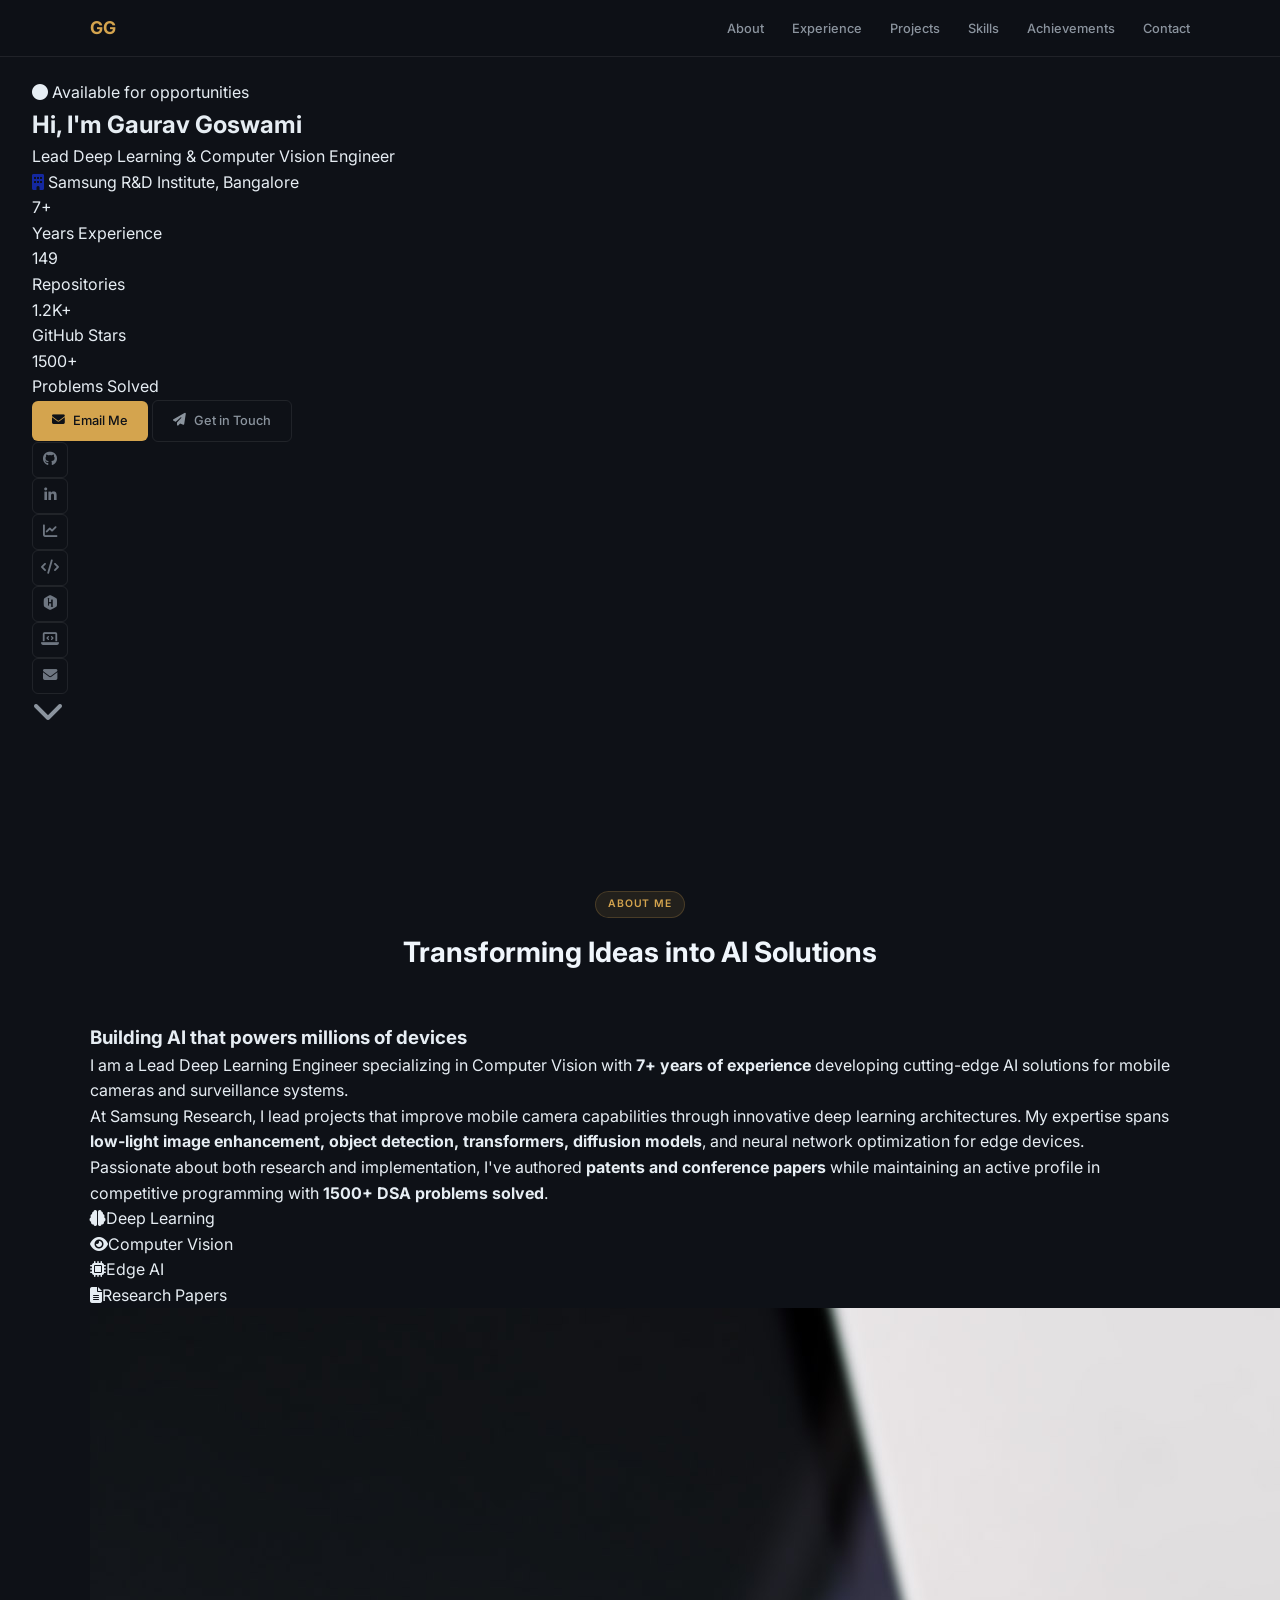
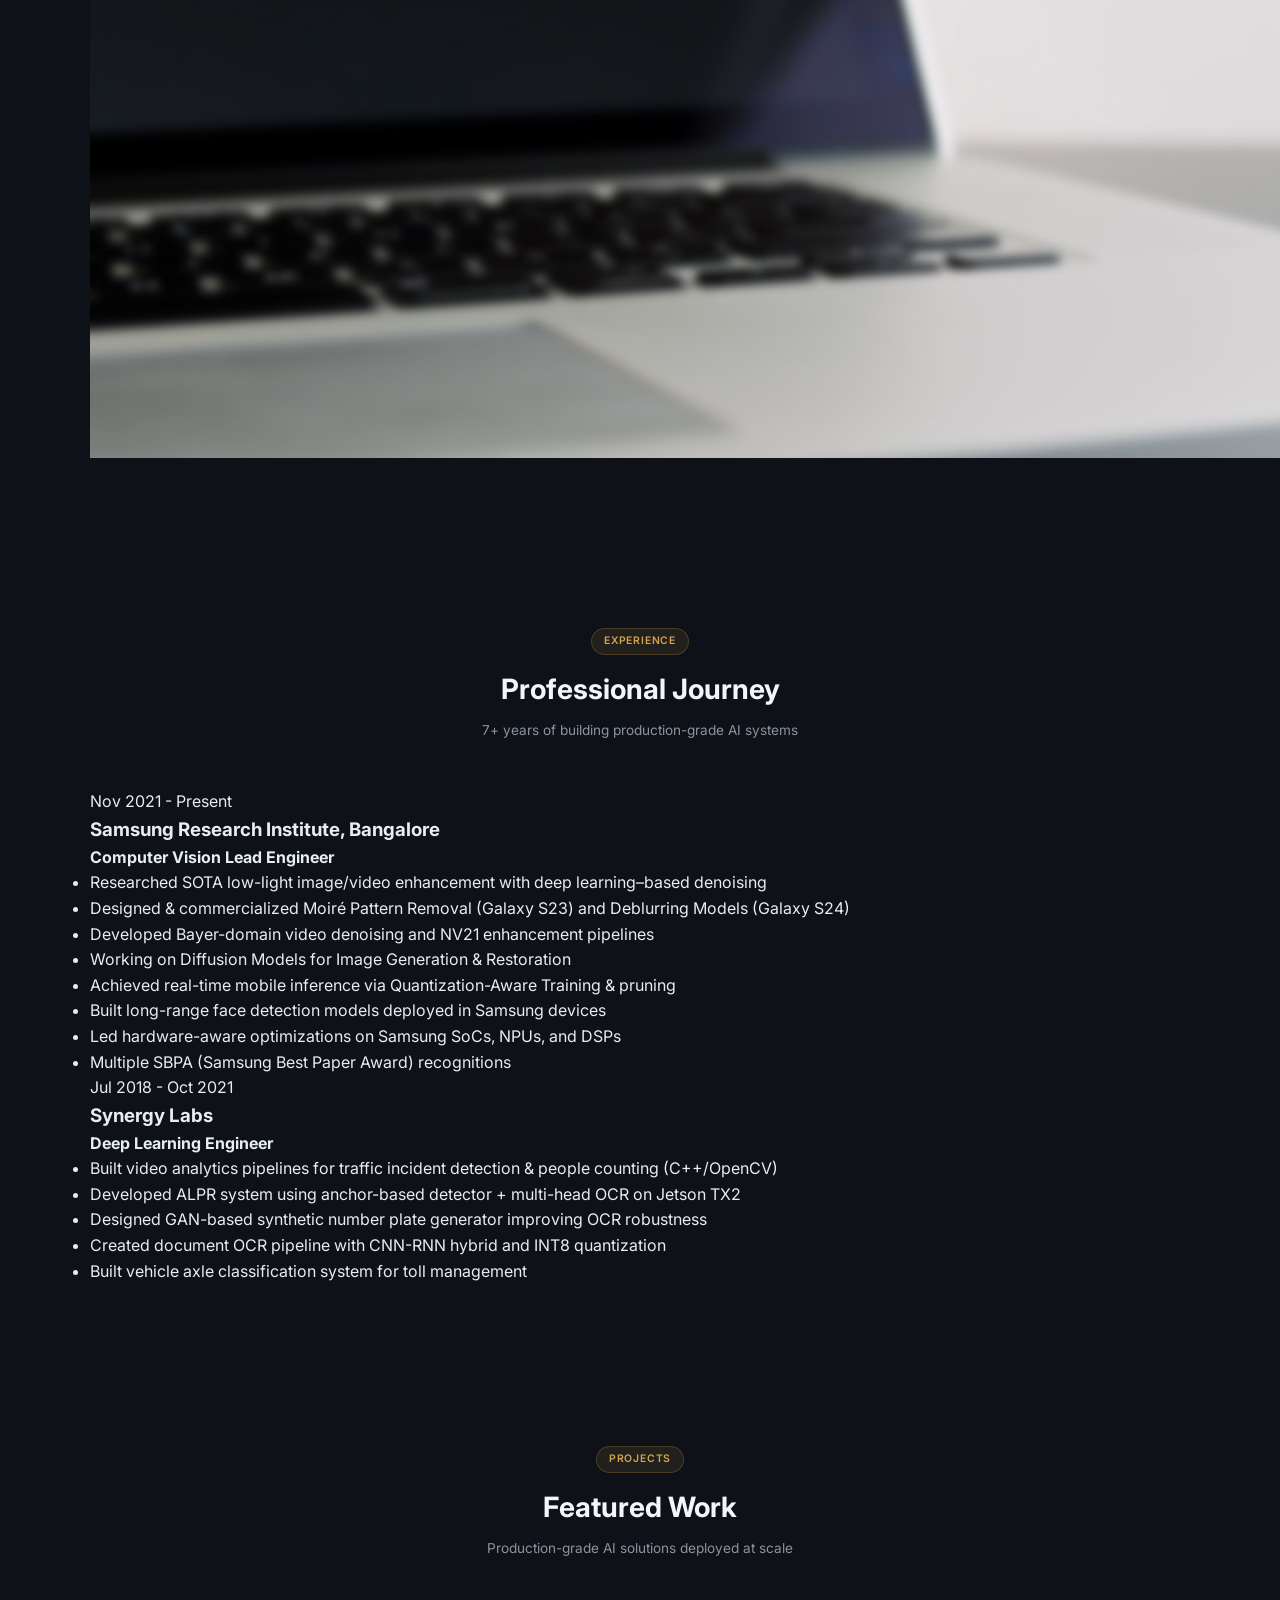
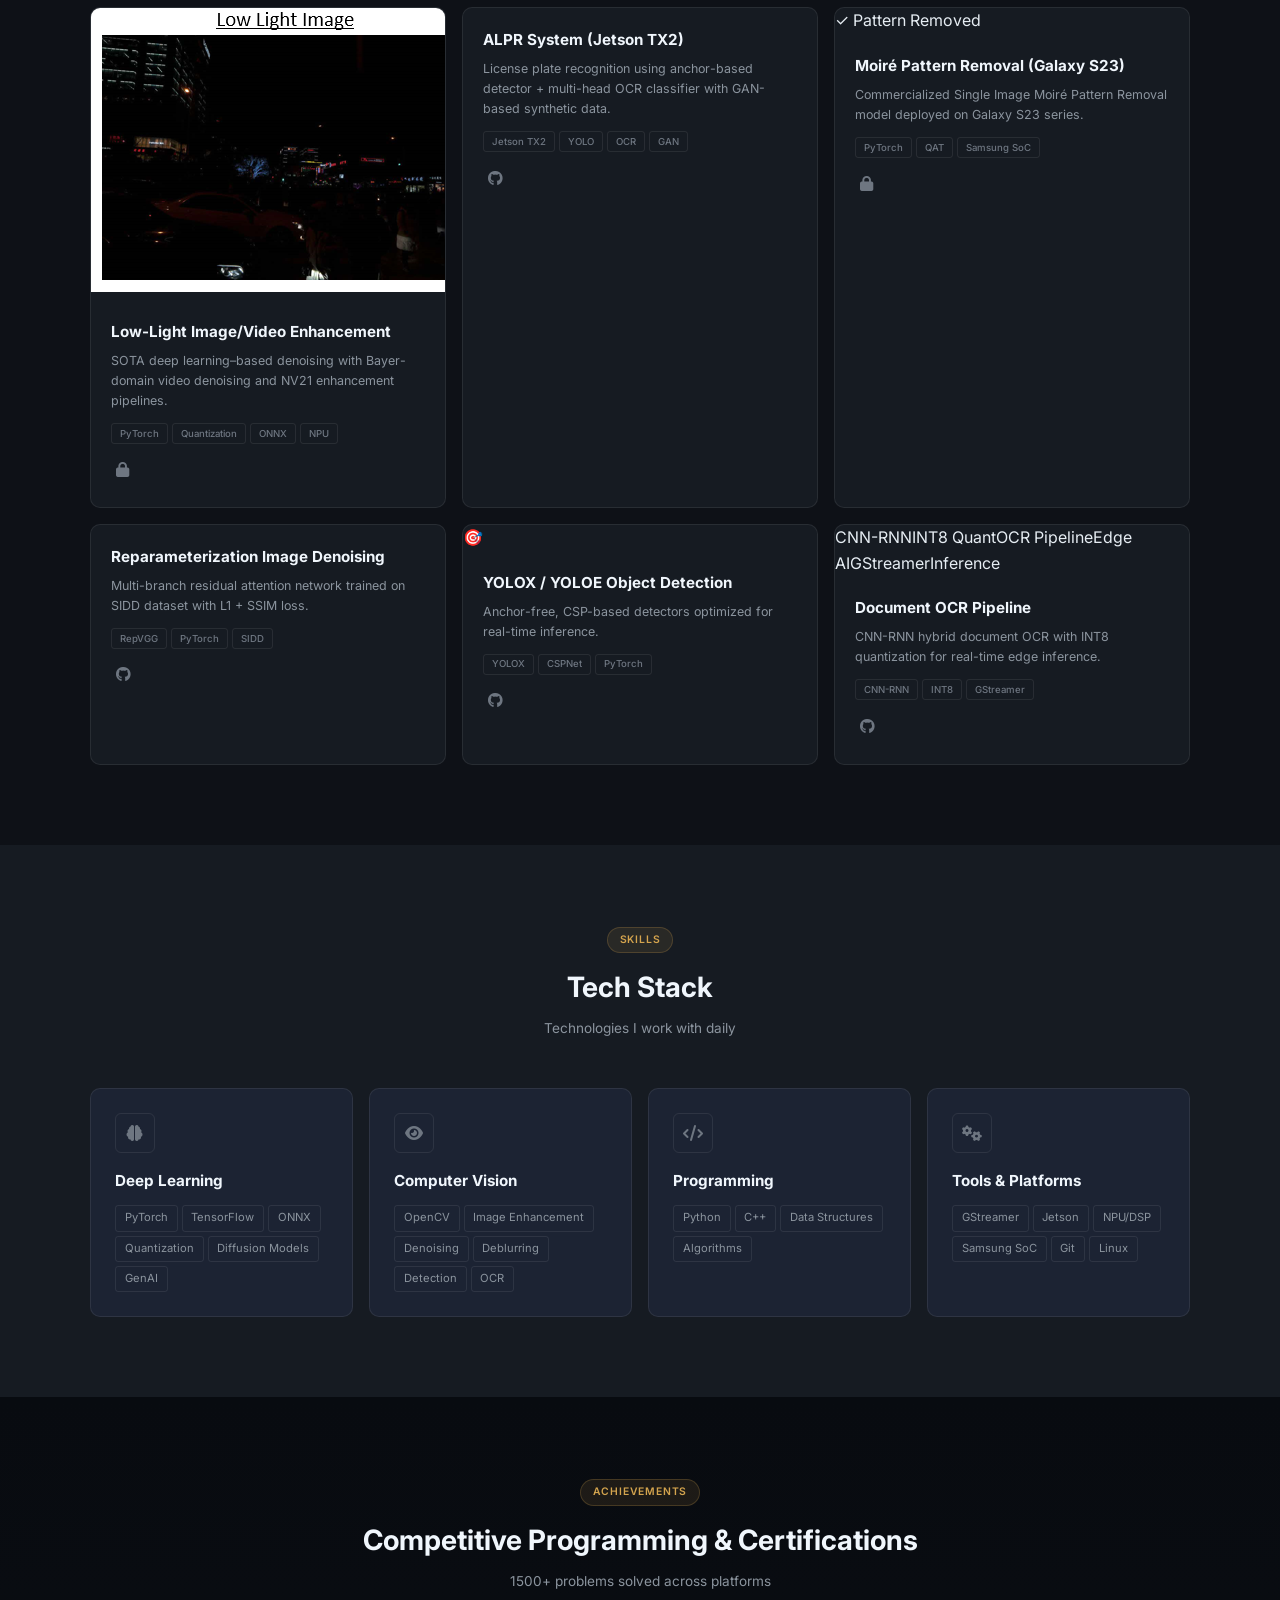
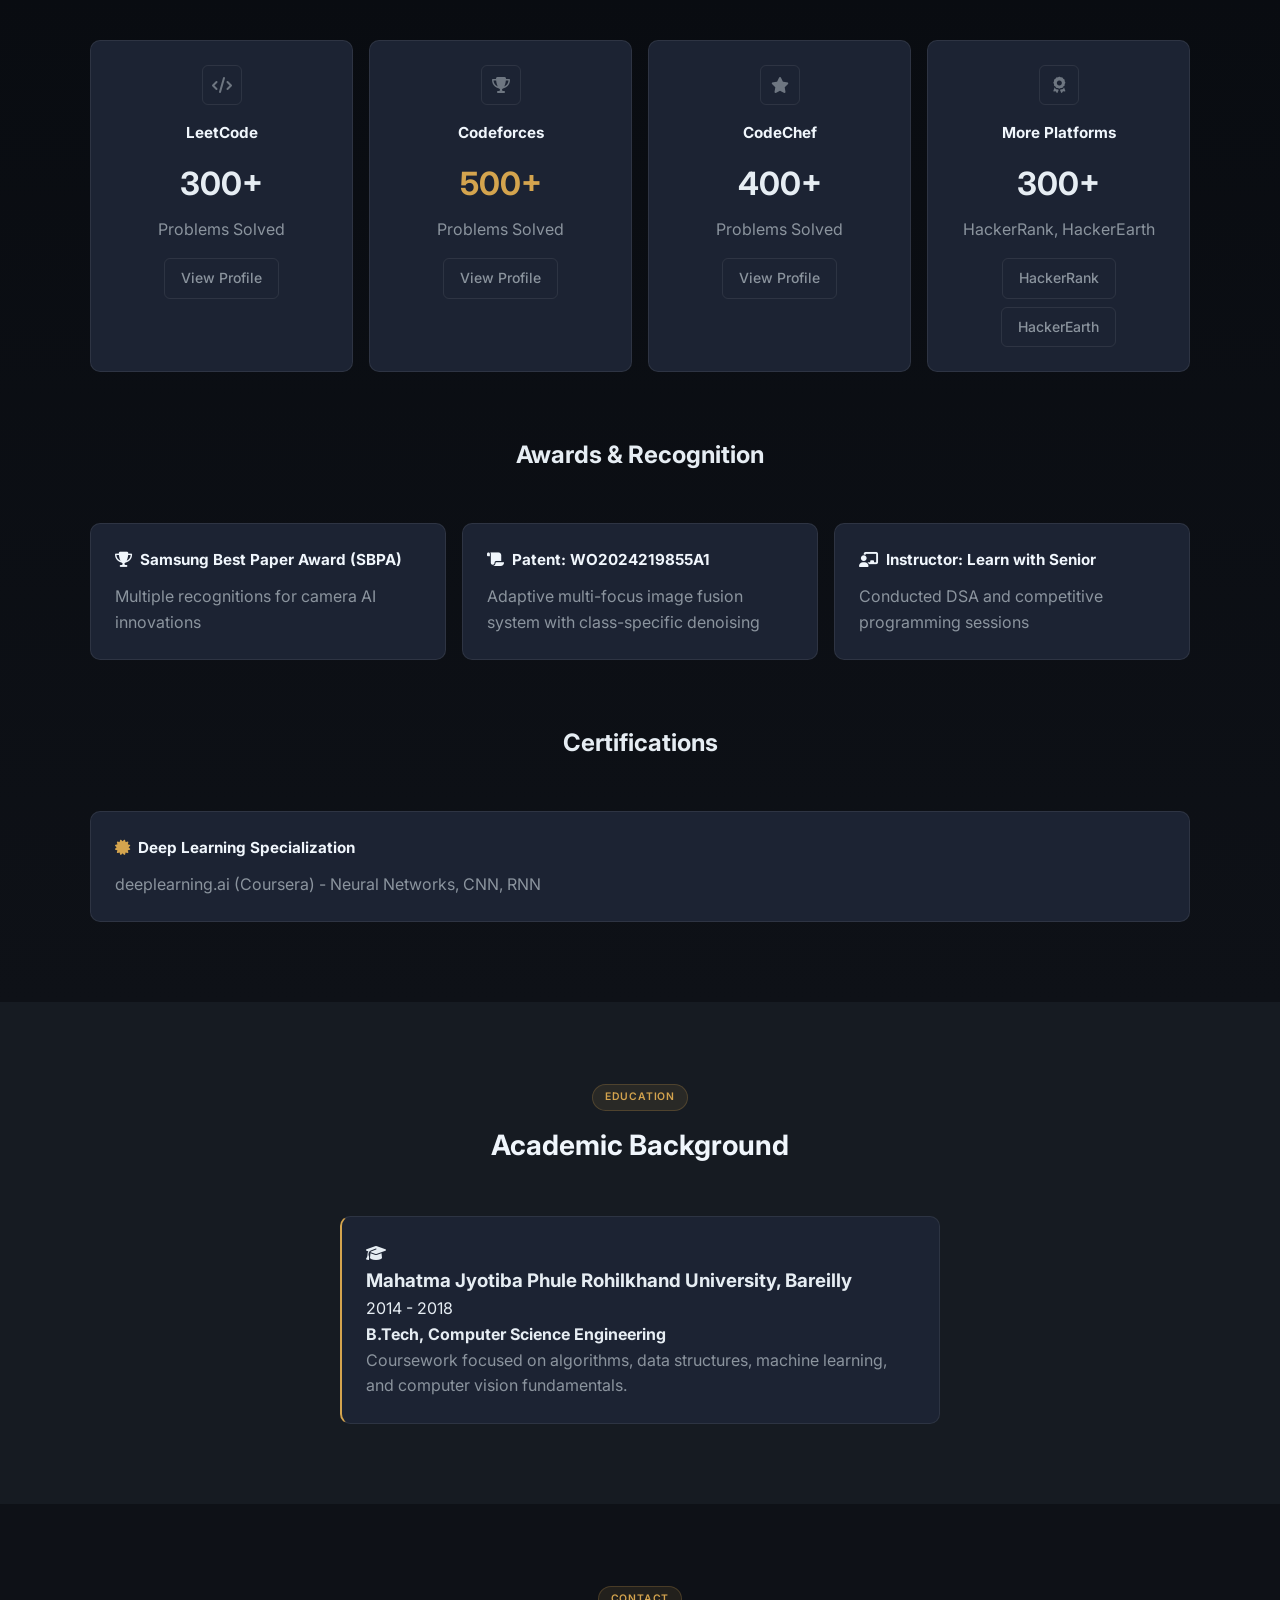
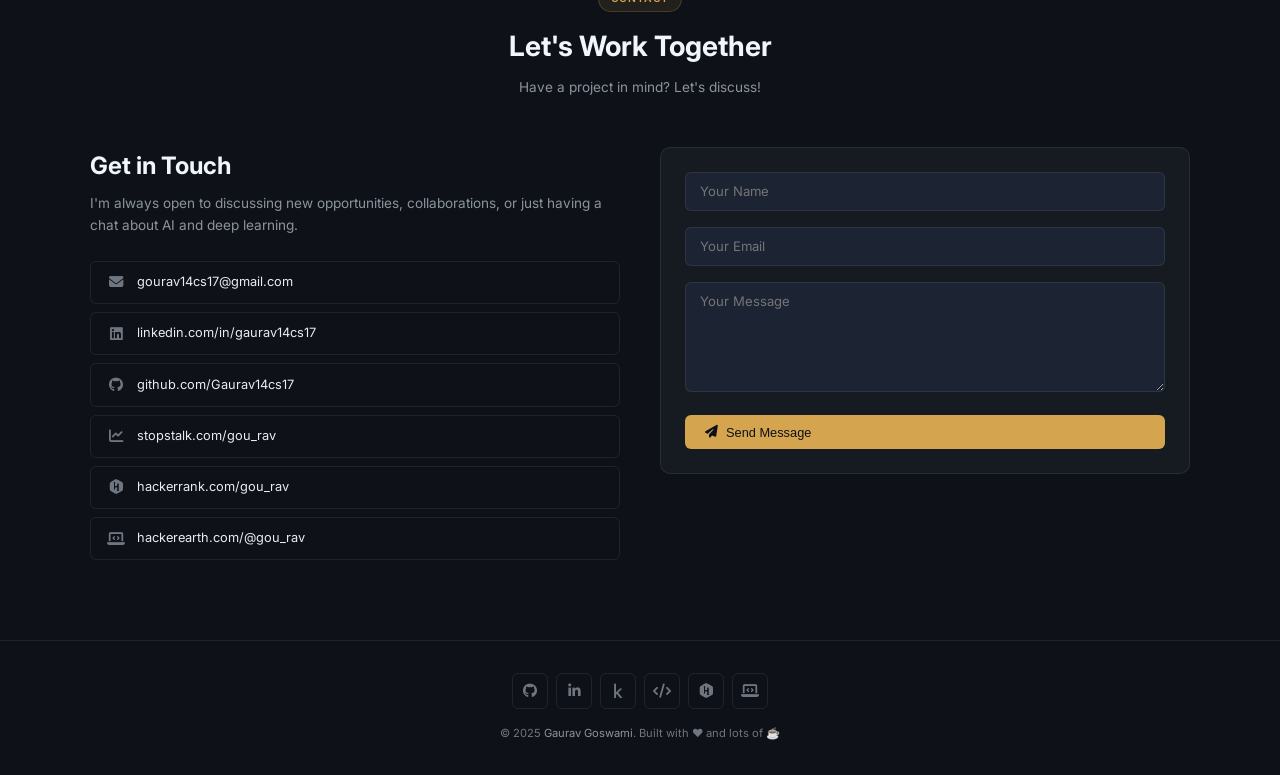
<file: portfolio_index.html>
<!DOCTYPE html>
<html lang="en">
<head>
    <meta charset="utf-8">
    <meta name="viewport" content="width=device-width, initial-scale=1">
    <title>Gaurav Goswami | Lead Deep Learning Engineer @ Samsung R&D</title>
    <meta name="description" content="Portfolio of Gaurav Goswami - Lead Deep Learning & Computer Vision Engineer with 7+ years of experience">
    <meta name="keywords" content="Deep Learning, Computer Vision, AI Engineer, Samsung, PyTorch, TensorFlow">
    <meta property="og:type" content="website">
    <meta property="og:url" content="https://gaurav14cs17.github.io/portfolio/">
    <meta property="og:title" content="Gaurav Goswami | Lead Deep Learning Engineer @ Samsung R&D">
    <meta property="og:description" content="Lead Deep Learning & Computer Vision Engineer with 7+ years of experience building AI solutions for mobile cameras and surveillance systems.">
    <meta property="og:image" content="https://gaurav14cs17.github.io/portfolio/images/lead-bg.jpg">
    <meta name="twitter:card" content="summary_large_image">
    <meta name="twitter:title" content="Gaurav Goswami | Lead Deep Learning Engineer">
    <meta name="twitter:description" content="Lead Deep Learning & Computer Vision Engineer with 7+ years of experience.">
    <link rel="shortcut icon" href="favicon.ico" type="image/x-icon">
    <link rel="preconnect" href="https://fonts.googleapis.com">
    <link rel="preconnect" href="https://fonts.gstatic.com" crossorigin>
    <link href="https://fonts.googleapis.com/css2?family=Inter:wght@300;400;500;600;700;800&family=JetBrains+Mono:wght@400;500&display=swap" rel="stylesheet">
    <link rel="stylesheet" href="https://cdnjs.cloudflare.com/ajax/libs/font-awesome/6.4.0/css/all.min.css">
    <link href="https://unpkg.com/aos@2.3.1/dist/aos.css" rel="stylesheet">
    <link rel="stylesheet" href="style.css">
</head>
<body>
    <!-- Navigation -->
    <nav id="navbar">
        <div class="nav-container">
            <a href="#" class="logo">GG</a>
            <ul class="nav-links" id="nav-menu">
                <li><a href="#about">About</a></li>
                <li><a href="#experience">Experience</a></li>
                <li><a href="#projects">Projects</a></li>
                <li><a href="#skills">Skills</a></li>
                <li><a href="#achievements">Achievements</a></li>
                <li><a href="#contact">Contact</a></li>
            </ul>
            <div class="mobile-toggle"><i class="fas fa-bars"></i></div>
        </div>
    </nav>

    <!-- Hero Section -->
    <section class="hero">
        <div class="hero-bg"></div>
        <div class="hero-particles">
            <div class="particle" style="left: 10%; animation-delay: 0s;"></div>
            <div class="particle" style="left: 20%; animation-delay: 2s;"></div>
            <div class="particle" style="left: 30%; animation-delay: 4s;"></div>
            <div class="particle" style="left: 40%; animation-delay: 6s;"></div>
            <div class="particle" style="left: 50%; animation-delay: 8s;"></div>
            <div class="particle" style="left: 60%; animation-delay: 1s;"></div>
            <div class="particle" style="left: 70%; animation-delay: 3s;"></div>
            <div class="particle" style="left: 80%; animation-delay: 5s;"></div>
            <div class="particle" style="left: 90%; animation-delay: 7s;"></div>
        </div>
        
        <div class="hero-content">
            <div class="hero-badge">
                <i class="fas fa-circle"></i>
                Available for opportunities
            </div>
            
            <h1 class="hero-title">Hi, I'm <span class="gradient">Gaurav Goswami</span></h1>
            <p class="hero-subtitle">Lead Deep Learning & Computer Vision Engineer</p>
            
            <div class="hero-company">
                <i class="fas fa-building" style="color: #1428A0;"></i>
                <span>Samsung R&D Institute, Bangalore</span>
            </div>
            
            <div class="hero-stats">
                <div class="stat"><div class="stat-value">7+</div><div class="stat-label">Years Experience</div></div>
                <div class="stat"><div class="stat-value">149</div><div class="stat-label">Repositories</div></div>
                <div class="stat"><div class="stat-value">1.2K+</div><div class="stat-label">GitHub Stars</div></div>
                <div class="stat"><div class="stat-value">1500+</div><div class="stat-label">Problems Solved</div></div>
            </div>
            
            <div class="hero-buttons">
                <a href="mailto:gourav14cs17@gmail.com" class="btn btn-primary"><i class="fas fa-envelope"></i> Email Me</a>
                <a href="#contact" class="btn btn-outline"><i class="fas fa-paper-plane"></i> Get in Touch</a>
            </div>
            
            <!-- UPDATED: Added HackerRank and HackerEarth -->
            <div class="hero-social">
                <a href="https://github.com/Gaurav14cs17" target="_blank" class="social-link" title="GitHub"><i class="fab fa-github"></i></a>
                <a href="https://linkedin.com/in/gaurav14cs17" target="_blank" class="social-link" title="LinkedIn"><i class="fab fa-linkedin-in"></i></a>
                <a href="https://stopstalk.com/user/profile/gou_rav" target="_blank" class="social-link" title="StopStalk"><i class="fas fa-chart-line"></i></a>
                <a href="https://leetcode.com/u/gou_rav/" target="_blank" class="social-link" title="LeetCode"><i class="fas fa-code"></i></a>
                <a href="https://www.hackerrank.com/profile/gou_rav" target="_blank" class="social-link" title="HackerRank"><i class="fab fa-hackerrank"></i></a>
                <a href="https://www.hackerearth.com/@gou_rav/" target="_blank" class="social-link" title="HackerEarth"><i class="fas fa-laptop-code"></i></a>
                <a href="mailto:gourav14cs17@gmail.com" class="social-link" title="Email"><i class="fas fa-envelope"></i></a>
            </div>
        </div>
        
        <div class="scroll-indicator">
            <a href="#about" style="color: var(--gray);"><i class="fas fa-chevron-down fa-2x"></i></a>
        </div>
    </section>

    <!-- About Section -->
    <section id="about">
        <div class="section-container">
            <div class="section-header" data-aos="fade-up">
                <span class="section-tag">About Me</span>
                <h2 class="section-title">Transforming Ideas into AI Solutions</h2>
            </div>
            
            <div class="about-grid">
                <div class="about-content" data-aos="fade-up">
                    <h3>Building AI that powers millions of devices</h3>
                    <p>I am a Lead Deep Learning Engineer specializing in Computer Vision with <strong>7+ years of experience</strong> developing cutting-edge AI solutions for mobile cameras and surveillance systems.</p>
                    <p>At Samsung Research, I lead projects that improve mobile camera capabilities through innovative deep learning architectures. My expertise spans <strong>low-light image enhancement, object detection, transformers, diffusion models</strong>, and neural network optimization for edge devices.</p>
                    <p>Passionate about both research and implementation, I've authored <strong>patents and conference papers</strong> while maintaining an active profile in competitive programming with <strong>1500+ DSA problems solved</strong>.</p>
                    
                    <div class="about-highlights">
                        <div class="highlight"><i class="fas fa-brain"></i><span>Deep Learning</span></div>
                        <div class="highlight"><i class="fas fa-eye"></i><span>Computer Vision</span></div>
                        <div class="highlight"><i class="fas fa-microchip"></i><span>Edge AI</span></div>
                        <div class="highlight"><i class="fas fa-file-alt"></i><span>Research Papers</span></div>
                    </div>
                </div>
                
                <div class="about-image" data-aos="fade-up" data-aos-delay="200">
                    <div class="about-image-wrapper">
                        <img src="images/lead-bg.jpg" alt="Gaurav Goswami">
                    </div>
                </div>
            </div>
        </div>
    </section>

    <!-- Experience Section -->
    <section id="experience">
        <div class="section-container">
            <div class="section-header" data-aos="fade-up">
                <span class="section-tag">Experience</span>
                <h2 class="section-title">Professional Journey</h2>
                <p class="section-desc">7+ years of building production-grade AI systems</p>
            </div>
            
            <div class="timeline">
                <div class="timeline-item" data-aos="fade-up">
                    <div class="timeline-dot"></div>
                    <div class="timeline-content">
                        <span class="timeline-date">Nov 2021 - Present</span>
                        <h3>Samsung Research Institute, Bangalore</h3>
                        <h4>Computer Vision Lead Engineer</h4>
                        <ul>
                            <li>Researched SOTA low-light image/video enhancement with deep learning–based denoising</li>
                            <li>Designed & commercialized Moiré Pattern Removal (Galaxy S23) and Deblurring Models (Galaxy S24)</li>
                            <li>Developed Bayer-domain video denoising and NV21 enhancement pipelines</li>
                            <li>Working on Diffusion Models for Image Generation & Restoration</li>
                            <li>Achieved real-time mobile inference via Quantization-Aware Training & pruning</li>
                            <li>Built long-range face detection models deployed in Samsung devices</li>
                            <li>Led hardware-aware optimizations on Samsung SoCs, NPUs, and DSPs</li>
                            <li>Multiple SBPA (Samsung Best Paper Award) recognitions</li>
                        </ul>
                    </div>
                </div>
                
                <div class="timeline-item" data-aos="fade-up">
                    <div class="timeline-dot"></div>
                    <div class="timeline-content">
                        <span class="timeline-date">Jul 2018 - Oct 2021</span>
                        <h3>Synergy Labs</h3>
                        <h4>Deep Learning Engineer</h4>
                        <ul>
                            <li>Built video analytics pipelines for traffic incident detection & people counting (C++/OpenCV)</li>
                            <li>Developed ALPR system using anchor-based detector + multi-head OCR on Jetson TX2</li>
                            <li>Designed GAN-based synthetic number plate generator improving OCR robustness</li>
                            <li>Created document OCR pipeline with CNN-RNN hybrid and INT8 quantization</li>
                            <li>Built vehicle axle classification system for toll management</li>
                        </ul>
                    </div>
                </div>
            </div>
        </div>
    </section>

    <!-- Projects Section -->
    <section id="projects">
        <div class="section-container">
            <div class="section-header" data-aos="fade-up">
                <span class="section-tag">Projects</span>
                <h2 class="section-title">Featured Work</h2>
                <p class="section-desc">Production-grade AI solutions deployed at scale</p>
            </div>
            
            <div class="projects-grid">
                <div class="project-card" data-aos="fade-up">
                    <div class="project-image"><img src="images/low-light-enhancement.jpg" alt="Low Light Enhancement"><div class="project-overlay"></div></div>
                    <div class="project-info">
                        <h3>Low-Light Image/Video Enhancement</h3>
                        <p>SOTA deep learning–based denoising with Bayer-domain video denoising and NV21 enhancement pipelines.</p>
                        <div class="project-tech"><span>PyTorch</span><span>Quantization</span><span>ONNX</span><span>NPU</span></div>
                        <div class="project-links"><a href="#" title="Samsung Proprietary"><i class="fas fa-lock"></i></a></div>
                    </div>
                </div>
                
                <div class="project-card" data-aos="fade-up" data-aos-delay="100">
                    <div class="project-image anim-anpr"><div class="scan-line"></div><div class="project-overlay"></div></div>
                    <div class="project-info">
                        <h3>ALPR System (Jetson TX2)</h3>
                        <p>License plate recognition using anchor-based detector + multi-head OCR classifier with GAN-based synthetic data.</p>
                        <div class="project-tech"><span>Jetson TX2</span><span>YOLO</span><span>OCR</span><span>GAN</span></div>
                        <div class="project-links"><a href="#"><i class="fab fa-github"></i></a></div>
                    </div>
                </div>
                
                <div class="project-card" data-aos="fade-up" data-aos-delay="200">
                    <div class="project-image anim-moire"><div class="pattern"></div><div class="pattern"></div><div class="clean-zone"></div><span class="label">✓ Pattern Removed</span><div class="project-overlay"></div></div>
                    <div class="project-info">
                        <h3>Moiré Pattern Removal (Galaxy S23)</h3>
                        <p>Commercialized Single Image Moiré Pattern Removal model deployed on Galaxy S23 series.</p>
                        <div class="project-tech"><span>PyTorch</span><span>QAT</span><span>Samsung SoC</span></div>
                        <div class="project-links"><a href="#" title="Samsung Proprietary"><i class="fas fa-lock"></i></a></div>
                    </div>
                </div>
                
                <div class="project-card" data-aos="fade-up" data-aos-delay="300">
                    <div class="project-image anim-attention"><div class="node"></div><div class="node"></div><div class="node"></div><div class="node"></div><div class="node"></div><div class="node"></div><div class="node"></div><div class="node"></div><div class="connection"></div><div class="connection"></div><div class="connection"></div><div class="connection"></div><div class="project-overlay"></div></div>
                    <div class="project-info">
                        <h3>Reparameterization Image Denoising</h3>
                        <p>Multi-branch residual attention network trained on SIDD dataset with L1 + SSIM loss.</p>
                        <div class="project-tech"><span>RepVGG</span><span>PyTorch</span><span>SIDD</span></div>
                        <div class="project-links"><a href="https://github.com/Gaurav14cs17" target="_blank"><i class="fab fa-github"></i></a></div>
                    </div>
                </div>
                
                <div class="project-card" data-aos="fade-up" data-aos-delay="400">
                    <div class="project-image anim-yolo"><span class="drone">🎯</span><div class="grid"><div class="cell"></div><div class="cell"></div><div class="cell detected"></div><div class="cell"></div><div class="cell"></div><div class="cell detected"></div><div class="cell"></div><div class="cell"></div><div class="cell"></div><div class="cell detected"></div><div class="cell"></div><div class="cell"></div></div><div class="project-overlay"></div></div>
                    <div class="project-info">
                        <h3>YOLOX / YOLOE Object Detection</h3>
                        <p>Anchor-free, CSP-based detectors optimized for real-time inference.</p>
                        <div class="project-tech"><span>YOLOX</span><span>CSPNet</span><span>PyTorch</span></div>
                        <div class="project-links"><a href="https://github.com/Gaurav14cs17" target="_blank"><i class="fab fa-github"></i></a></div>
                    </div>
                </div>
                
                <div class="project-card" data-aos="fade-up" data-aos-delay="500">
                    <div class="project-image anim-dsa"><span class="code-line">CNN-RNN</span><span class="code-line">INT8 Quant</span><span class="code-line">OCR Pipeline</span><span class="code-line">Edge AI</span><span class="code-line">GStreamer</span><span class="code-line">Inference</span><div class="algo-visual"><div class="bar"></div><div class="bar"></div><div class="bar"></div><div class="bar"></div><div class="bar"></div><div class="bar"></div><div class="bar"></div></div><div class="project-overlay"></div></div>
                    <div class="project-info">
                        <h3>Document OCR Pipeline</h3>
                        <p>CNN-RNN hybrid document OCR with INT8 quantization for real-time edge inference.</p>
                        <div class="project-tech"><span>CNN-RNN</span><span>INT8</span><span>GStreamer</span></div>
                        <div class="project-links"><a href="https://github.com/Gaurav14cs17" target="_blank"><i class="fab fa-github"></i></a></div>
                    </div>
                </div>
            </div>
        </div>
    </section>

    <!-- Skills Section -->
    <section id="skills">
        <div class="section-container">
            <div class="section-header" data-aos="fade-up">
                <span class="section-tag">Skills</span>
                <h2 class="section-title">Tech Stack</h2>
                <p class="section-desc">Technologies I work with daily</p>
            </div>
            
            <div class="skills-grid">
                <div class="skill-category" data-aos="fade-up">
                    <div class="skill-icon"><i class="fas fa-brain"></i></div>
                    <h3>Deep Learning</h3>
                    <div class="skill-list">
                        <span class="skill-tag">PyTorch</span><span class="skill-tag">TensorFlow</span><span class="skill-tag">ONNX</span><span class="skill-tag">Quantization</span><span class="skill-tag">Diffusion Models</span><span class="skill-tag">GenAI</span>
                    </div>
                </div>
                
                <div class="skill-category" data-aos="fade-up" data-aos-delay="100">
                    <div class="skill-icon"><i class="fas fa-eye"></i></div>
                    <h3>Computer Vision</h3>
                    <div class="skill-list">
                        <span class="skill-tag">OpenCV</span><span class="skill-tag">Image Enhancement</span><span class="skill-tag">Denoising</span><span class="skill-tag">Deblurring</span><span class="skill-tag">Detection</span><span class="skill-tag">OCR</span>
                    </div>
                </div>
                
                <div class="skill-category" data-aos="fade-up" data-aos-delay="200">
                    <div class="skill-icon"><i class="fas fa-code"></i></div>
                    <h3>Programming</h3>
                    <div class="skill-list">
                        <span class="skill-tag">Python</span><span class="skill-tag">C++</span><span class="skill-tag">Data Structures</span><span class="skill-tag">Algorithms</span>
                    </div>
                </div>
                
                <div class="skill-category" data-aos="fade-up" data-aos-delay="300">
                    <div class="skill-icon"><i class="fas fa-cogs"></i></div>
                    <h3>Tools & Platforms</h3>
                    <div class="skill-list">
                        <span class="skill-tag">GStreamer</span><span class="skill-tag">Jetson</span><span class="skill-tag">NPU/DSP</span><span class="skill-tag">Samsung SoC</span><span class="skill-tag">Git</span><span class="skill-tag">Linux</span>
                    </div>
                </div>
            </div>
        </div>
    </section>

    <!-- Achievements Section -->
    <section id="achievements" style="background: linear-gradient(180deg, var(--darker) 0%, var(--dark) 100%);">
        <div class="section-container">
            <div class="section-header" data-aos="fade-up">
                <span class="section-tag">Achievements</span>
                <h2 class="section-title">Competitive Programming & Certifications</h2>
                <p class="section-desc">1500+ problems solved across platforms</p>
            </div>
            
            <div class="skills-grid" style="margin-bottom: 3rem;">
                <div class="skill-category" data-aos="fade-up" style="text-align: center;">
                    <div class="skill-icon" style="margin: 0 auto 1rem;"><i class="fas fa-code"></i></div>
                    <h3>LeetCode</h3>
                    <p style="font-size: 2rem; font-weight: 700; color: var(--warning); margin: 0.5rem 0;">300+</p>
                    <p style="color: var(--gray);">Problems Solved</p>
                    <a href="https://leetcode.com/u/gou_rav/" target="_blank" class="btn btn-outline" style="margin-top: 1rem; padding: 0.5rem 1rem; font-size: 0.875rem;">View Profile</a>
                </div>
                
                <div class="skill-category" data-aos="fade-up" data-aos-delay="100" style="text-align: center;">
                    <div class="skill-icon" style="margin: 0 auto 1rem;"><i class="fas fa-trophy"></i></div>
                    <h3>Codeforces</h3>
                    <p style="font-size: 2rem; font-weight: 700; color: var(--accent); margin: 0.5rem 0;">500+</p>
                    <p style="color: var(--gray);">Problems Solved</p>
                    <a href="https://codeforces.com/profile/scottaran9" target="_blank" class="btn btn-outline" style="margin-top: 1rem; padding: 0.5rem 1rem; font-size: 0.875rem;">View Profile</a>
                </div>
                
                <div class="skill-category" data-aos="fade-up" data-aos-delay="200" style="text-align: center;">
                    <div class="skill-icon" style="margin: 0 auto 1rem;"><i class="fas fa-star"></i></div>
                    <h3>CodeChef</h3>
                    <p style="font-size: 2rem; font-weight: 700; color: var(--secondary); margin: 0.5rem 0;">400+</p>
                    <p style="color: var(--gray);">Problems Solved</p>
                    <a href="https://www.codechef.com/users/gou_rav" target="_blank" class="btn btn-outline" style="margin-top: 1rem; padding: 0.5rem 1rem; font-size: 0.875rem;">View Profile</a>
                </div>
                
                <!-- UPDATED: Added both HackerRank and HackerEarth links -->
                <div class="skill-category" data-aos="fade-up" data-aos-delay="300" style="text-align: center;">
                    <div class="skill-icon" style="margin: 0 auto 1rem;"><i class="fas fa-award"></i></div>
                    <h3>More Platforms</h3>
                    <p style="font-size: 2rem; font-weight: 700; color: var(--success); margin: 0.5rem 0;">300+</p>
                    <p style="color: var(--gray);">HackerRank, HackerEarth</p>
                    <div style="display: flex; gap: 0.5rem; justify-content: center; flex-wrap: wrap; margin-top: 1rem;">
                        <a href="https://www.hackerrank.com/profile/gou_rav" target="_blank" class="btn btn-outline" style="padding: 0.5rem 1rem; font-size: 0.875rem;">HackerRank</a>
                        <a href="https://www.hackerearth.com/@gou_rav/" target="_blank" class="btn btn-outline" style="padding: 0.5rem 1rem; font-size: 0.875rem;">HackerEarth</a>
                    </div>
                </div>
            </div>
            
            <div class="section-header" data-aos="fade-up" style="margin-top: 4rem;">
                <h3 style="font-size: 1.5rem; margin-bottom: 2rem;">Awards & Recognition</h3>
            </div>
            
            <div class="skills-grid">
                <div class="skill-category" data-aos="fade-up">
                    <h3><i class="fas fa-trophy" style="color: var(--warning); margin-right: 0.5rem;"></i>Samsung Best Paper Award (SBPA)</h3>
                    <p style="color: var(--gray); margin-top: 0.5rem;">Multiple recognitions for camera AI innovations</p>
                </div>
                <div class="skill-category" data-aos="fade-up" data-aos-delay="100">
                    <h3><i class="fas fa-scroll" style="color: var(--secondary); margin-right: 0.5rem;"></i>Patent: WO2024219855A1</h3>
                    <p style="color: var(--gray); margin-top: 0.5rem;">Adaptive multi-focus image fusion system with class-specific denoising</p>
                </div>
                <div class="skill-category" data-aos="fade-up" data-aos-delay="200">
                    <h3><i class="fas fa-chalkboard-teacher" style="color: var(--neon-green); margin-right: 0.5rem;"></i>Instructor: Learn with Senior</h3>
                    <p style="color: var(--gray); margin-top: 0.5rem;">Conducted DSA and competitive programming sessions</p>
                </div>
            </div>
            
            <div class="section-header" data-aos="fade-up" style="margin-top: 4rem;">
                <h3 style="font-size: 1.5rem; margin-bottom: 2rem;">Certifications</h3>
            </div>
            
            <div class="skills-grid">
                <div class="skill-category" data-aos="fade-up">
                    <h3><i class="fas fa-certificate" style="color: var(--primary); margin-right: 0.5rem;"></i>Deep Learning Specialization</h3>
                    <p style="color: var(--gray); margin-top: 0.5rem;">deeplearning.ai (Coursera) - Neural Networks, CNN, RNN</p>
                </div>
            </div>
        </div>
    </section>

    <!-- Education Section -->
    <section id="education">
        <div class="section-container">
            <div class="section-header" data-aos="fade-up">
                <span class="section-tag">Education</span>
                <h2 class="section-title">Academic Background</h2>
            </div>
            
            <div class="education-card" data-aos="fade-up">
                <div class="education-icon"><i class="fas fa-graduation-cap"></i></div>
                <h3>Mahatma Jyotiba Phule Rohilkhand University, Bareilly</h3>
                <p class="date">2014 - 2018</p>
                <h4>B.Tech, Computer Science Engineering</h4>
                <p style="color: var(--gray);">Coursework focused on algorithms, data structures, machine learning, and computer vision fundamentals.</p>
            </div>
        </div>
    </section>

    <!-- Contact Section -->
    <section id="contact">
        <div class="section-container">
            <div class="section-header" data-aos="fade-up">
                <span class="section-tag">Contact</span>
                <h2 class="section-title">Let's Work Together</h2>
                <p class="section-desc">Have a project in mind? Let's discuss!</p>
            </div>
            
            <div class="contact-wrapper">
                <div class="contact-info" data-aos="fade-up">
                    <h3>Get in Touch</h3>
                    <p>I'm always open to discussing new opportunities, collaborations, or just having a chat about AI and deep learning.</p>
                    
                    <div class="contact-links">
                        <a href="mailto:gourav14cs17@gmail.com" class="contact-link"><i class="fas fa-envelope"></i><span>gourav14cs17@gmail.com</span></a>
                        <a href="https://linkedin.com/in/gaurav14cs17" class="contact-link" target="_blank"><i class="fab fa-linkedin"></i><span>linkedin.com/in/gaurav14cs17</span></a>
                        <a href="https://github.com/Gaurav14cs17" class="contact-link" target="_blank"><i class="fab fa-github"></i><span>github.com/Gaurav14cs17</span></a>
                        <a href="https://stopstalk.com/user/profile/gou_rav" class="contact-link" target="_blank"><i class="fas fa-chart-line"></i><span>stopstalk.com/gou_rav</span></a>
                        <a href="https://www.hackerrank.com/profile/gou_rav" class="contact-link" target="_blank"><i class="fab fa-hackerrank"></i><span>hackerrank.com/gou_rav</span></a>
                        <a href="https://www.hackerearth.com/@gou_rav/" class="contact-link" target="_blank"><i class="fas fa-laptop-code"></i><span>hackerearth.com/@gou_rav</span></a>
                    </div>
                </div>
                
                <div class="contact-form" data-aos="fade-up" data-aos-delay="100">
                    <form action="https://formspree.io/f/gourav14cs17@gmail.com" method="POST">
                        <div class="form-group"><input type="text" name="name" placeholder="Your Name" required></div>
                        <div class="form-group"><input type="email" name="email" placeholder="Your Email" required></div>
                        <div class="form-group"><textarea name="message" placeholder="Your Message" required></textarea></div>
                        <button type="submit" class="btn btn-primary" style="width: 100%;"><i class="fas fa-paper-plane"></i> Send Message</button>
                    </form>
                </div>
            </div>
        </div>
    </section>

    <!-- Footer - UPDATED: Added HackerRank and HackerEarth -->
    <footer>
        <div class="footer-social">
            <a href="https://github.com/Gaurav14cs17" target="_blank" class="social-link"><i class="fab fa-github"></i></a>
            <a href="https://linkedin.com/in/gaurav14cs17" target="_blank" class="social-link"><i class="fab fa-linkedin-in"></i></a>
            <a href="https://www.kaggle.com/gouravkumar717" target="_blank" class="social-link"><i class="fab fa-kaggle"></i></a>
            <a href="https://leetcode.com/u/gou_rav/" target="_blank" class="social-link"><i class="fas fa-code"></i></a>
            <a href="https://www.hackerrank.com/profile/gou_rav" target="_blank" class="social-link"><i class="fab fa-hackerrank"></i></a>
            <a href="https://www.hackerearth.com/@gou_rav/" target="_blank" class="social-link"><i class="fas fa-laptop-code"></i></a>
        </div>
        <p class="footer-text">© 2025 <a href="#">Gaurav Goswami</a>. Built with ❤️ and lots of ☕</p>
    </footer>

    <script src="https://unpkg.com/aos@2.3.1/dist/aos.js"></script>
    <script>
        AOS.init({ duration: 800, once: true, offset: 100 });
        window.addEventListener('scroll', () => {
            const navbar = document.getElementById('navbar');
            navbar.classList.toggle('scrolled', window.scrollY > 50);
        });
        document.querySelectorAll('a[href^="#"]').forEach(anchor => {
            anchor.addEventListener('click', function(e) {
                e.preventDefault();
                const target = document.querySelector(this.getAttribute('href'));
                if (target) target.scrollIntoView({ behavior: 'smooth', block: 'start' });
                document.getElementById('nav-menu').classList.remove('active');
            });
        });
        document.querySelector('.mobile-toggle').addEventListener('click', () => {
            document.getElementById('nav-menu').classList.toggle('active');
        });
        const heroSubtitle = document.querySelector('.hero-subtitle');
        const roles = ['Lead Deep Learning & Computer Vision Engineer', 'Transformers & Attention Mechanisms Expert', 'Diffusion Models Researcher', 'Edge AI & TinyML Specialist'];
        let roleIndex = 0;
        setInterval(() => {
            roleIndex = (roleIndex + 1) % roles.length;
            heroSubtitle.style.opacity = 0;
            setTimeout(() => { heroSubtitle.textContent = roles[roleIndex]; heroSubtitle.style.opacity = 1; }, 300);
        }, 3000);
    </script>
</body>
</html>
</file>
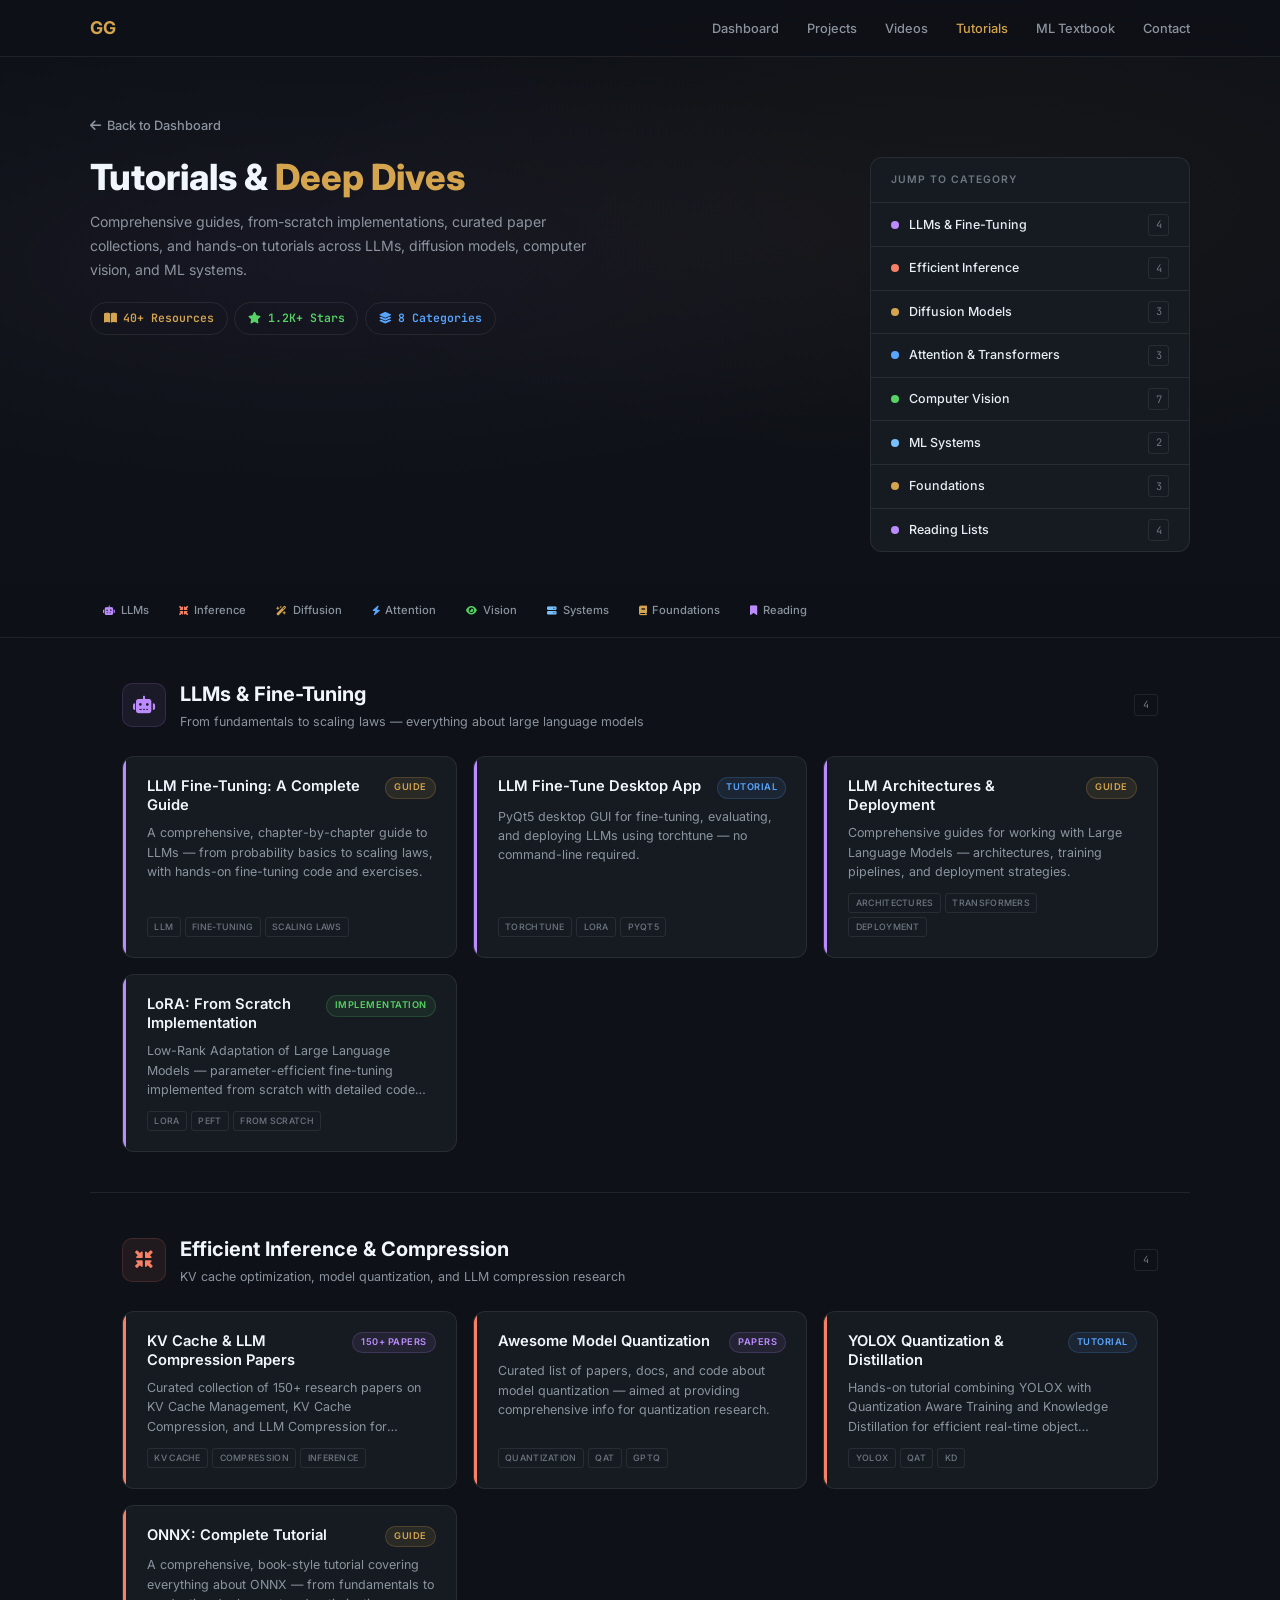
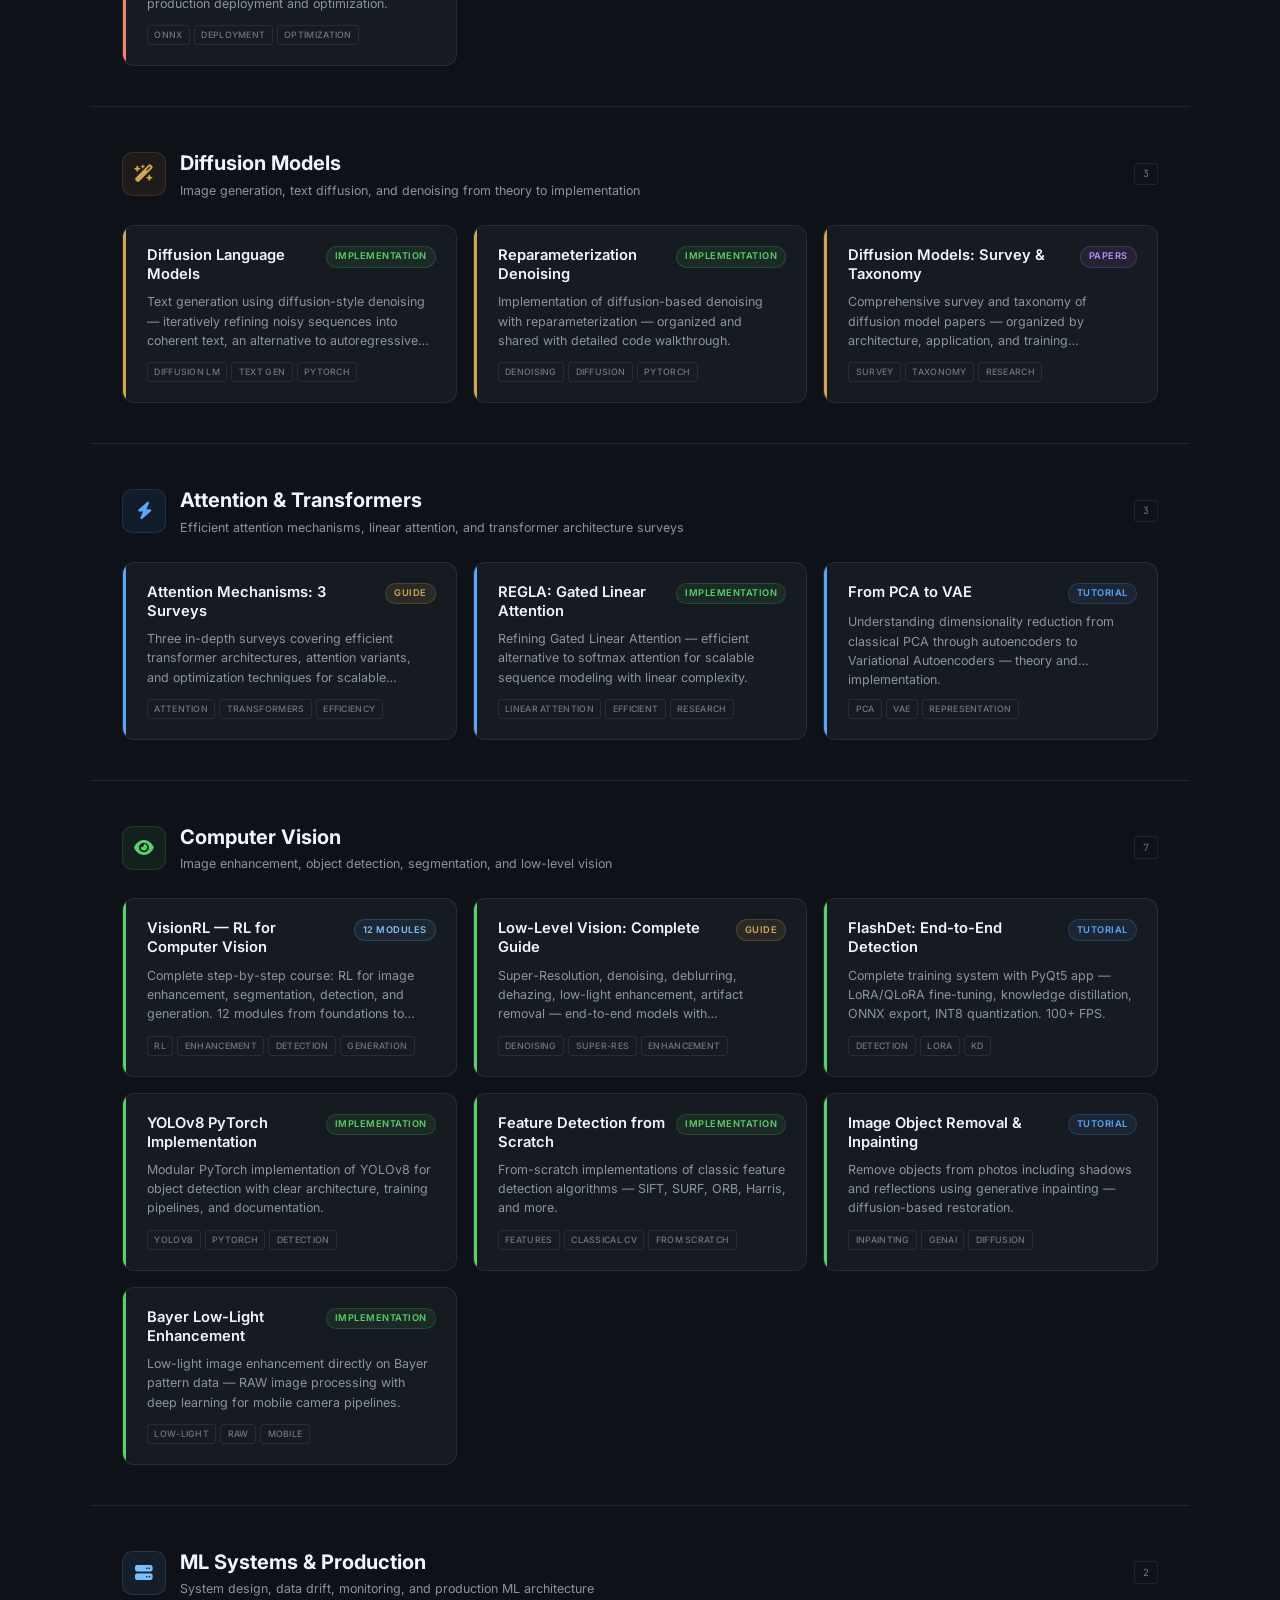
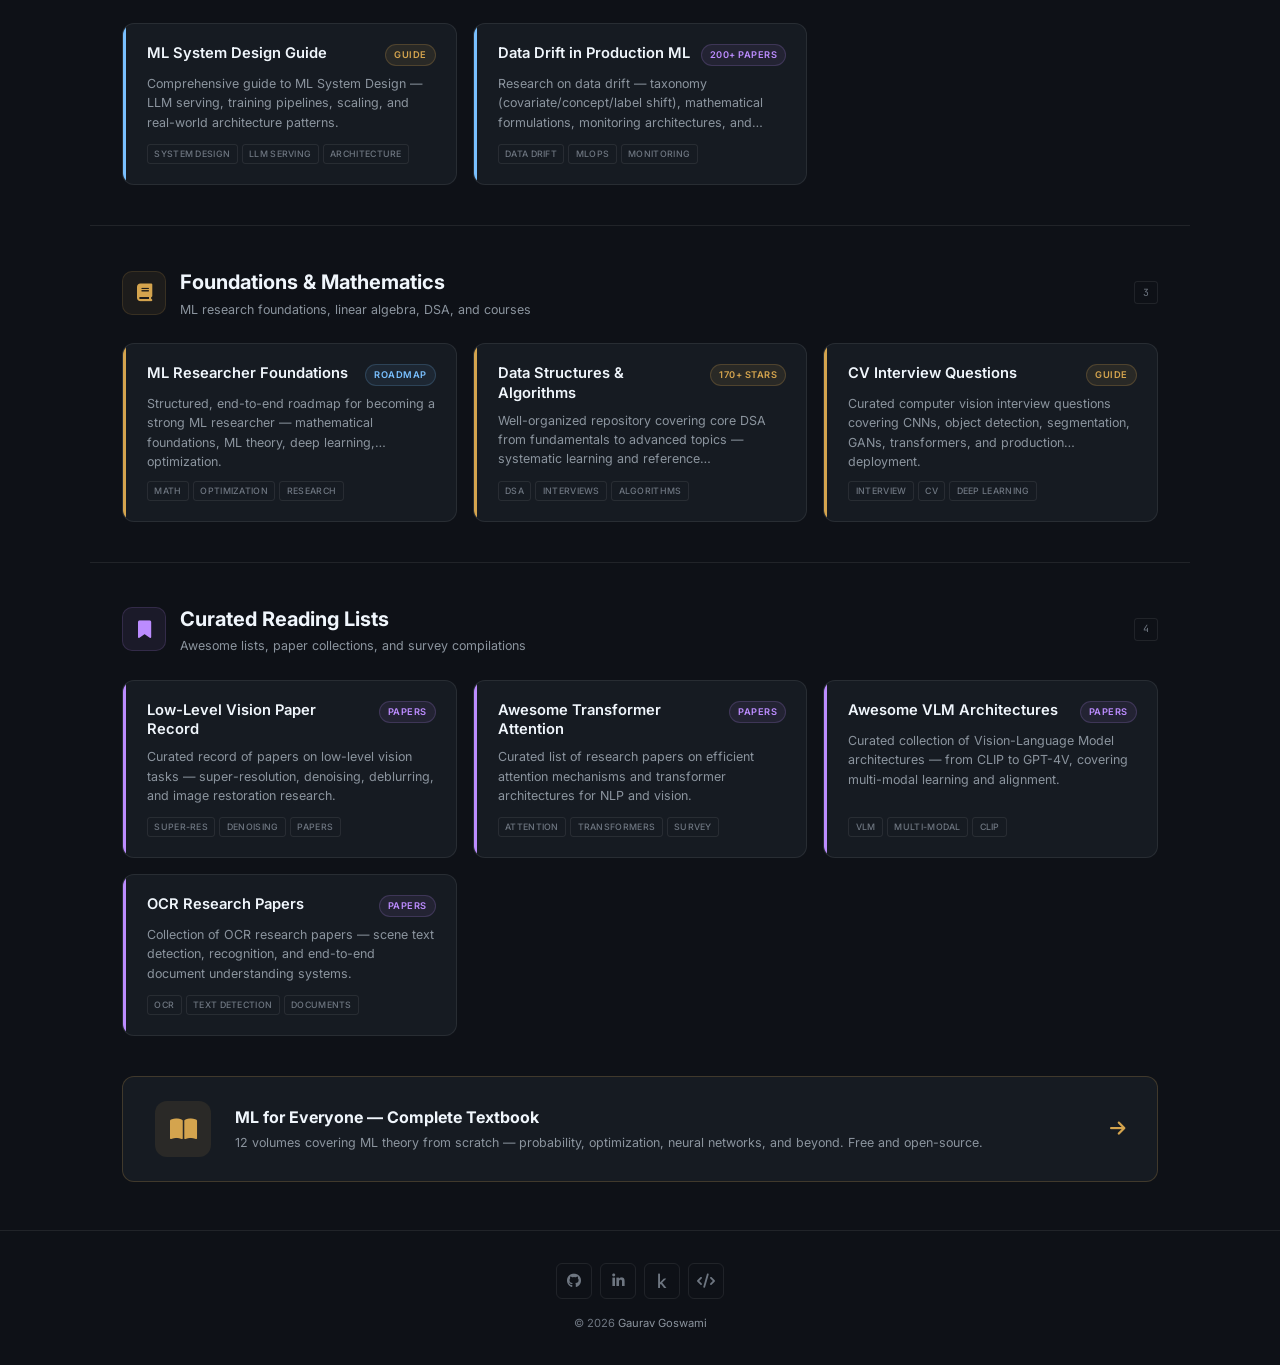
<file: tutorials.html>
<!DOCTYPE html>
<html lang="en">
<head>
    <meta charset="utf-8">
    <meta name="viewport" content="width=device-width, initial-scale=1, viewport-fit=cover">
    <meta name="theme-color" content="#0e1117">
    <title>Tutorials & Guides | Gaurav Goswami</title>
    <meta name="description" content="In-depth tutorials, guides, and curated resources on LLMs, Diffusion Models, Computer Vision, and ML Systems by Gaurav Goswami">
    <link rel="preconnect" href="https://fonts.googleapis.com">
    <link rel="preconnect" href="https://fonts.gstatic.com" crossorigin>
    <link href="https://fonts.googleapis.com/css2?family=Inter:wght@300;400;500;600;700;800&family=JetBrains+Mono:wght@400;500&display=swap" rel="stylesheet">
    <link rel="stylesheet" href="https://cdnjs.cloudflare.com/ajax/libs/font-awesome/6.4.0/css/all.min.css">
    <link rel="stylesheet" href="style.css?v=9">
    <link rel="icon" type="image/x-icon" href="favicon.ico">
    <style>
        /* HERO */
        .t-hero {
            padding: 7rem 2rem 2rem;
            position: relative; overflow: hidden;
        }
        .t-hero::before {
            content: ''; position: absolute; inset: 0;
            background:
                radial-gradient(ellipse at 25% 45%, rgba(188,140,255,0.05) 0%, transparent 50%),
                radial-gradient(ellipse at 75% 35%, rgba(212,164,78,0.04) 0%, transparent 50%);
            pointer-events: none;
        }
        .t-hero-inner { max-width: 1100px; margin: 0 auto; position: relative; z-index: 1; }
        .t-back {
            display: inline-flex; align-items: center; gap: 0.4rem;
            color: var(--gray); text-decoration: none;
            font-size: 0.8rem; font-weight: 500;
            transition: color 0.2s; margin-bottom: 1.25rem;
        }
        .t-back:hover { color: var(--accent); }
        .t-hero-grid {
            display: grid; grid-template-columns: 1fr 320px;
            gap: 2rem; align-items: start;
        }
        .t-hero-text h1 {
            font-size: 2.25rem; font-weight: 800;
            color: var(--white); line-height: 1.15; margin-bottom: 0.75rem;
        }
        .t-hero-text h1 span { color: var(--accent); }
        .t-hero-text p {
            color: var(--gray); font-size: 0.88rem;
            line-height: 1.7; margin-bottom: 1.25rem; max-width: 500px;
        }
        .t-hero-badges { display: flex; gap: 0.4rem; flex-wrap: wrap; }
        .t-hero-badge {
            display: inline-flex; align-items: center; gap: 0.4rem;
            padding: 0.4rem 0.8rem;
            border: 1px solid var(--border); border-radius: var(--radius-full);
            font-size: 0.72rem; font-weight: 600; color: var(--text-secondary);
            font-family: 'JetBrains Mono', monospace;
        }

        /* HERO SIDEBAR */
        .t-hero-side {
            background: var(--surface); border: 1px solid var(--border);
            border-radius: var(--radius-lg); overflow: hidden;
        }
        .t-side-head {
            padding: 0.875rem 1.25rem;
            border-bottom: 1px solid var(--border);
            font-size: 0.65rem; font-weight: 600; color: var(--text-muted);
            text-transform: uppercase; letter-spacing: 1px;
        }
        .t-side-item {
            display: flex; align-items: center; gap: 0.65rem;
            padding: 0.65rem 1.25rem;
            border-bottom: 1px solid var(--border);
            text-decoration: none; color: inherit;
            transition: all 0.15s; cursor: pointer;
        }
        .t-side-item:last-child { border-bottom: none; }
        .t-side-item:hover { background: var(--accent-dim); }
        .t-side-dot {
            width: 8px; height: 8px; border-radius: 50%; flex-shrink: 0;
        }
        .t-side-name { flex: 1; font-size: 0.78rem; color: var(--text); font-weight: 500; }
        .t-side-count {
            font-size: 0.65rem; color: var(--text-muted);
            font-family: 'JetBrains Mono', monospace;
            padding: 0.1rem 0.4rem;
            border: 1px solid var(--border); border-radius: 3px;
        }

        /* CATEGORY NAV */
        .t-cat-nav {
            position: sticky; top: 50px; z-index: 50;
            background: rgba(14,17,23,0.92); backdrop-filter: blur(12px);
            border-bottom: 1px solid var(--border);
            padding: 0.6rem 2rem;
            overflow-x: auto; -webkit-overflow-scrolling: touch;
            scrollbar-width: none;
        }
        .t-cat-nav::-webkit-scrollbar { display: none; }
        .t-cat-nav-inner {
            max-width: 1100px; margin: 0 auto;
            display: flex; gap: 0.25rem;
            min-width: max-content;
        }
        .t-cat-link {
            display: inline-flex; align-items: center; gap: 0.35rem;
            padding: 0.4rem 0.75rem;
            border-radius: var(--radius-full);
            text-decoration: none;
            font-size: 0.7rem; font-weight: 500;
            color: var(--text-secondary);
            transition: all 0.2s;
            white-space: nowrap; min-height: 34px;
            border: 1px solid transparent;
        }
        .t-cat-link:hover { color: var(--accent); background: var(--accent-dim); }
        .t-cat-link.active { color: var(--accent); background: var(--accent-dim); border-color: var(--accent-border); }
        .t-cat-link i { font-size: 0.6rem; }

        /* SECTIONS */
        .t-section {
            max-width: 1100px; margin: 0 auto;
            padding: 2.5rem 2rem;
            scroll-margin-top: 100px;
        }
        .t-section + .t-section { border-top: 1px solid var(--border); }
        .t-sec-head {
            display: flex; align-items: center; gap: 0.875rem;
            margin-bottom: 1.5rem;
        }
        .t-sec-icon {
            width: 44px; height: 44px;
            display: flex; align-items: center; justify-content: center;
            border-radius: 10px; font-size: 1.1rem; flex-shrink: 0;
        }
        .t-sec-head h2 { font-size: 1.25rem; font-weight: 700; color: var(--white); }
        .t-sec-head p { font-size: 0.78rem; color: var(--gray); margin-top: 0.1rem; }
        .t-sec-count {
            margin-left: auto; font-size: 0.62rem; color: var(--text-muted);
            font-family: 'JetBrains Mono', monospace;
            padding: 0.15rem 0.5rem;
            border: 1px solid var(--border); border-radius: 3px;
        }

        /* CARDS */
        .t-grid {
            display: grid;
            grid-template-columns: repeat(auto-fill, minmax(min(320px, 100%), 1fr));
            gap: 1rem;
        }
        .t-card {
            display: flex; flex-direction: column;
            background: var(--surface);
            border: 1px solid var(--border);
            border-radius: var(--radius-lg);
            padding: 1.25rem 1.25rem 1.25rem 1.5rem;
            text-decoration: none; color: inherit;
            transition: all 0.25s;
            position: relative; overflow: hidden;
        }
        .t-card::before {
            content: ''; position: absolute;
            top: 0; left: 0; bottom: 0;
            width: 3px; border-radius: 3px 0 0 3px;
            transition: width 0.2s;
        }
        .t-card:hover {
            transform: translateY(-3px);
            border-color: rgba(255,255,255,0.12);
            box-shadow: 0 8px 28px rgba(0,0,0,0.25);
        }
        .t-card:hover::before { width: 4px; }
        .t-card-top {
            display: flex; align-items: flex-start;
            justify-content: space-between;
            margin-bottom: 0.5rem; gap: 0.5rem;
        }
        .t-card-title {
            font-size: 0.92rem; font-weight: 600;
            color: var(--white); line-height: 1.3; flex: 1;
        }
        .t-card:hover .t-card-title { color: var(--accent); }
        .t-card-badge {
            flex-shrink: 0; padding: 0.15rem 0.5rem;
            border-radius: var(--radius-full);
            font-size: 0.58rem; font-weight: 600;
            text-transform: uppercase; letter-spacing: 0.5px;
        }
        .t-card-desc {
            font-size: 0.78rem; color: var(--gray);
            line-height: 1.55; flex: 1; margin-bottom: 0.75rem;
            display: -webkit-box; -webkit-line-clamp: 3;
            -webkit-box-orient: vertical; overflow: hidden;
        }
        .t-card-foot {
            display: flex; align-items: center;
            justify-content: space-between; gap: 0.5rem;
        }
        .t-card-tags { display: flex; flex-wrap: wrap; gap: 0.25rem; }
        .t-card-tags span {
            padding: 0.12rem 0.4rem;
            border: 1px solid var(--border); border-radius: 3px;
            font-size: 0.55rem; color: var(--text-muted);
            font-weight: 500; text-transform: uppercase; letter-spacing: 0.3px;
        }
        .t-card:hover .t-card-tags span { border-color: var(--accent-border); color: var(--accent); }
        .t-card-arrow {
            color: var(--text-muted); font-size: 0.75rem;
            opacity: 0; transform: translateX(-4px);
            transition: all 0.2s;
        }
        .t-card:hover .t-card-arrow { opacity: 1; transform: translateX(0); color: var(--accent); }

        /* BADGE COLORS */
        .b-guide { background: var(--accent-dim); color: var(--accent); border: 1px solid var(--accent-border); }
        .b-tutorial { background: rgba(88,166,255,0.08); color: #58a6ff; border: 1px solid rgba(88,166,255,0.18); }
        .b-papers { background: rgba(188,140,255,0.08); color: #bc8cff; border: 1px solid rgba(188,140,255,0.18); }
        .b-impl { background: rgba(86,211,100,0.08); color: #56d364; border: 1px solid rgba(86,211,100,0.18); }
        .b-course { background: rgba(121,192,255,0.08); color: #79c0ff; border: 1px solid rgba(121,192,255,0.18); }

        /* LEFT BORDER COLORS */
        .t-card.cat-llm::before { background: #bc8cff; }
        .t-card.cat-inf::before { background: #f78166; }
        .t-card.cat-diff::before { background: #d4a44e; }
        .t-card.cat-attn::before { background: #58a6ff; }
        .t-card.cat-cv::before { background: #56d364; }
        .t-card.cat-sys::before { background: #79c0ff; }
        .t-card.cat-math::before { background: #d4a44e; }
        .t-card.cat-read::before { background: #bc8cff; }

        /* TEXTBOOK CTA */
        .t-textbook {
            max-width: 1100px; margin: 0 auto;
            padding: 0 2rem 3rem;
        }
        .t-textbook-card {
            display: flex; align-items: center; gap: 1.5rem;
            background: var(--surface);
            border: 1px solid var(--accent-border);
            border-radius: var(--radius-lg);
            padding: 1.5rem 2rem;
            text-decoration: none; color: inherit;
            transition: all 0.3s;
        }
        .t-textbook-card:hover {
            border-color: var(--accent);
            box-shadow: 0 8px 28px rgba(212,164,78,0.08);
            transform: translateY(-2px);
        }
        .t-textbook-icon {
            width: 56px; height: 56px; border-radius: 12px;
            background: var(--accent-dim);
            display: flex; align-items: center; justify-content: center;
            font-size: 1.5rem; color: var(--accent); flex-shrink: 0;
        }
        .t-textbook-body { flex: 1; }
        .t-textbook-body h3 { font-size: 1rem; font-weight: 700; color: var(--white); margin-bottom: 0.2rem; }
        .t-textbook-card:hover h3 { color: var(--accent); }
        .t-textbook-body p { font-size: 0.78rem; color: var(--gray); }
        .t-textbook-arrow { color: var(--accent); font-size: 1.1rem; }

        /* RESPONSIVE */
        @media (max-width: 992px) {
            .t-hero-grid { grid-template-columns: 1fr; gap: 1.5rem; }
            .t-hero-side { max-width: 100%; }
        }
        @media (max-width: 768px) {
            .t-hero { padding: 5rem 1rem 1.5rem; }
            .t-hero-text h1 { font-size: 1.5rem; }
            .t-hero-text p { font-size: 0.82rem; }
            .t-hero-badges { gap: 0.3rem; }
            .t-hero-badge { font-size: 0.68rem; padding: 0.35rem 0.65rem; }
            .t-cat-nav { padding: 0.5rem 1rem; top: 46px; }
            .t-cat-link { font-size: 0.68rem; padding: 0.35rem 0.65rem; }
            .t-section { padding: 2rem 1rem; scroll-margin-top: 90px; }
            .t-sec-head { margin-bottom: 1.25rem; gap: 0.65rem; }
            .t-sec-icon { width: 38px; height: 38px; font-size: 0.95rem; }
            .t-sec-head h2 { font-size: 1.1rem; }
            .t-sec-head p { font-size: 0.72rem; }
            .t-grid { grid-template-columns: 1fr; gap: 0.75rem; }
            .t-card { padding: 1rem 1rem 1rem 1.25rem; }
            .t-card-title { font-size: 0.88rem; }
            .t-card-desc { font-size: 0.75rem; }
            .t-textbook { padding: 0 1rem 2rem; }
            .t-textbook-card { padding: 1.25rem; gap: 1rem; }
            .t-textbook-icon { width: 44px; height: 44px; font-size: 1.2rem; }
        }
        @media (max-width: 480px) {
            .t-hero { padding: 4.5rem 0.75rem 1.25rem; }
            .t-hero-text h1 { font-size: 1.3rem; }
            .t-cat-nav { padding: 0.4rem 0.75rem; }
            .t-section { padding: 1.75rem 0.75rem; }
            .t-card { padding: 0.875rem 0.875rem 0.875rem 1.1rem; }
            .t-textbook { padding: 0 0.75rem 1.5rem; }
            .t-textbook-card { flex-direction: column; text-align: center; gap: 0.75rem; padding: 1.25rem; }
        }
        @media (max-width: 360px) {
            .t-hero { padding: 4rem 0.5rem 1rem; }
            .t-section { padding: 1.5rem 0.5rem; }
            .t-textbook { padding: 0 0.5rem 1rem; }
        }
    </style>
</head>
<body>
    <nav id="navbar">
        <div class="nav-container">
            <div class="mobile-toggle"><i class="fas fa-bars"></i></div>
            <a href="index.html" class="logo">GG</a>
            <ul class="nav-links" id="nav-menu">
                <li><a href="index.html">Dashboard</a></li>
                <li><a href="projects.html">Projects</a></li>
                <li><a href="videos.html">Videos</a></li>
                <li><a href="tutorials.html" style="color: var(--accent);">Tutorials</a></li>
                <li><a href="https://14cs17.netlify.app/" target="_blank" rel="noopener noreferrer">ML Textbook</a></li>
                <li><a href="index.html#contact">Contact</a></li>
            </ul>
        </div>
    </nav>

    <!-- HERO -->
    <section class="t-hero">
        <div class="t-hero-inner">
            <a href="index.html" class="t-back"><i class="fas fa-arrow-left"></i> Back to Dashboard</a>
            <div class="t-hero-grid">
                <div class="t-hero-text">
                    <h1>Tutorials & <span>Deep Dives</span></h1>
                    <p>Comprehensive guides, from-scratch implementations, curated paper collections, and hands-on tutorials across LLMs, diffusion models, computer vision, and ML systems.</p>
                    <div class="t-hero-badges">
                        <span class="t-hero-badge" style="color: var(--accent);"><i class="fas fa-book-open"></i> 40+ Resources</span>
                        <span class="t-hero-badge" style="color: #56d364;"><i class="fas fa-star"></i> 1.2K+ Stars</span>
                        <span class="t-hero-badge" style="color: #58a6ff;"><i class="fas fa-layer-group"></i> 8 Categories</span>
                    </div>
                </div>
                <div class="t-hero-side">
                    <div class="t-side-head">Jump to Category</div>
                    <a href="#sec-llm" class="t-side-item"><div class="t-side-dot" style="background:#bc8cff;"></div><span class="t-side-name">LLMs & Fine-Tuning</span><span class="t-side-count">4</span></a>
                    <a href="#sec-inf" class="t-side-item"><div class="t-side-dot" style="background:#f78166;"></div><span class="t-side-name">Efficient Inference</span><span class="t-side-count">4</span></a>
                    <a href="#sec-diff" class="t-side-item"><div class="t-side-dot" style="background:#d4a44e;"></div><span class="t-side-name">Diffusion Models</span><span class="t-side-count">3</span></a>
                    <a href="#sec-attn" class="t-side-item"><div class="t-side-dot" style="background:#58a6ff;"></div><span class="t-side-name">Attention & Transformers</span><span class="t-side-count">3</span></a>
                    <a href="#sec-cv" class="t-side-item"><div class="t-side-dot" style="background:#56d364;"></div><span class="t-side-name">Computer Vision</span><span class="t-side-count">7</span></a>
                    <a href="#sec-sys" class="t-side-item"><div class="t-side-dot" style="background:#79c0ff;"></div><span class="t-side-name">ML Systems</span><span class="t-side-count">2</span></a>
                    <a href="#sec-math" class="t-side-item"><div class="t-side-dot" style="background:#d4a44e;"></div><span class="t-side-name">Foundations</span><span class="t-side-count">3</span></a>
                    <a href="#sec-read" class="t-side-item"><div class="t-side-dot" style="background:#bc8cff;"></div><span class="t-side-name">Reading Lists</span><span class="t-side-count">4</span></a>
                </div>
            </div>
        </div>
    </section>

    <!-- STICKY NAV -->
    <div class="t-cat-nav">
        <div class="t-cat-nav-inner">
            <a href="#sec-llm" class="t-cat-link"><i class="fas fa-robot" style="color:#bc8cff;"></i> LLMs</a>
            <a href="#sec-inf" class="t-cat-link"><i class="fas fa-compress-arrows-alt" style="color:#f78166;"></i> Inference</a>
            <a href="#sec-diff" class="t-cat-link"><i class="fas fa-wand-magic-sparkles" style="color:#d4a44e;"></i> Diffusion</a>
            <a href="#sec-attn" class="t-cat-link"><i class="fas fa-bolt" style="color:#58a6ff;"></i> Attention</a>
            <a href="#sec-cv" class="t-cat-link"><i class="fas fa-eye" style="color:#56d364;"></i> Vision</a>
            <a href="#sec-sys" class="t-cat-link"><i class="fas fa-server" style="color:#79c0ff;"></i> Systems</a>
            <a href="#sec-math" class="t-cat-link"><i class="fas fa-book" style="color:#d4a44e;"></i> Foundations</a>
            <a href="#sec-read" class="t-cat-link"><i class="fas fa-bookmark" style="color:#bc8cff;"></i> Reading</a>
        </div>
    </div>

    <!-- LLMs -->
    <div class="t-section" id="sec-llm">
        <div class="t-sec-head">
            <div class="t-sec-icon" style="background:rgba(188,140,255,0.08);color:#bc8cff;border:1px solid rgba(188,140,255,0.15);"><i class="fas fa-robot"></i></div>
            <div><h2>LLMs & Fine-Tuning</h2><p>From fundamentals to scaling laws — everything about large language models</p></div>
            <span class="t-sec-count">4</span>
        </div>
        <div class="t-grid">
            <a href="https://github.com/Gaurav14cs17/LLM_FineTune" target="_blank" rel="noopener noreferrer" class="t-card cat-llm">
                <div class="t-card-top"><span class="t-card-title">LLM Fine-Tuning: A Complete Guide</span><span class="t-card-badge b-guide">Guide</span></div>
                <div class="t-card-desc">A comprehensive, chapter-by-chapter guide to LLMs — from probability basics to scaling laws, with hands-on fine-tuning code and exercises.</div>
                <div class="t-card-foot"><div class="t-card-tags"><span>LLM</span><span>Fine-Tuning</span><span>Scaling Laws</span></div><i class="fas fa-arrow-right t-card-arrow"></i></div>
            </a>
            <a href="https://github.com/Gaurav14cs17/LLMFineTune" target="_blank" rel="noopener noreferrer" class="t-card cat-llm">
                <div class="t-card-top"><span class="t-card-title">LLM Fine-Tune Desktop App</span><span class="t-card-badge b-tutorial">Tutorial</span></div>
                <div class="t-card-desc">PyQt5 desktop GUI for fine-tuning, evaluating, and deploying LLMs using torchtune — no command-line required.</div>
                <div class="t-card-foot"><div class="t-card-tags"><span>torchtune</span><span>LoRA</span><span>PyQt5</span></div><i class="fas fa-arrow-right t-card-arrow"></i></div>
            </a>
            <a href="https://github.com/Gaurav14cs17/LLMs_Model" target="_blank" rel="noopener noreferrer" class="t-card cat-llm">
                <div class="t-card-top"><span class="t-card-title">LLM Architectures & Deployment</span><span class="t-card-badge b-guide">Guide</span></div>
                <div class="t-card-desc">Comprehensive guides for working with Large Language Models — architectures, training pipelines, and deployment strategies.</div>
                <div class="t-card-foot"><div class="t-card-tags"><span>Architectures</span><span>Transformers</span><span>Deployment</span></div><i class="fas fa-arrow-right t-card-arrow"></i></div>
            </a>
            <a href="https://github.com/Gaurav14cs17/LoRA" target="_blank" rel="noopener noreferrer" class="t-card cat-llm">
                <div class="t-card-top"><span class="t-card-title">LoRA: From Scratch Implementation</span><span class="t-card-badge b-impl">Implementation</span></div>
                <div class="t-card-desc">Low-Rank Adaptation of Large Language Models — parameter-efficient fine-tuning implemented from scratch with detailed code walkthrough.</div>
                <div class="t-card-foot"><div class="t-card-tags"><span>LoRA</span><span>PEFT</span><span>From Scratch</span></div><i class="fas fa-arrow-right t-card-arrow"></i></div>
            </a>
        </div>
    </div>

    <!-- Efficient Inference -->
    <div class="t-section" id="sec-inf">
        <div class="t-sec-head">
            <div class="t-sec-icon" style="background:rgba(247,129,102,0.08);color:#f78166;border:1px solid rgba(247,129,102,0.15);"><i class="fas fa-compress-arrows-alt"></i></div>
            <div><h2>Efficient Inference & Compression</h2><p>KV cache optimization, model quantization, and LLM compression research</p></div>
            <span class="t-sec-count">4</span>
        </div>
        <div class="t-grid">
            <a href="https://github.com/Gaurav14cs17/AwesomeKVCach-and-LLMCompression" target="_blank" rel="noopener noreferrer" class="t-card cat-inf">
                <div class="t-card-top"><span class="t-card-title">KV Cache & LLM Compression Papers</span><span class="t-card-badge b-papers">150+ Papers</span></div>
                <div class="t-card-desc">Curated collection of 150+ research papers on KV Cache Management, KV Cache Compression, and LLM Compression for efficient inference.</div>
                <div class="t-card-foot"><div class="t-card-tags"><span>KV Cache</span><span>Compression</span><span>Inference</span></div><i class="fas fa-arrow-right t-card-arrow"></i></div>
            </a>
            <a href="https://github.com/Gaurav14cs17/awesome-model-quantization" target="_blank" rel="noopener noreferrer" class="t-card cat-inf">
                <div class="t-card-top"><span class="t-card-title">Awesome Model Quantization</span><span class="t-card-badge b-papers">Papers</span></div>
                <div class="t-card-desc">Curated list of papers, docs, and code about model quantization — aimed at providing comprehensive info for quantization research.</div>
                <div class="t-card-foot"><div class="t-card-tags"><span>Quantization</span><span>QAT</span><span>GPTQ</span></div><i class="fas fa-arrow-right t-card-arrow"></i></div>
            </a>
            <a href="https://github.com/Gaurav14cs17/YOLOXModel_Quant" target="_blank" rel="noopener noreferrer" class="t-card cat-inf">
                <div class="t-card-top"><span class="t-card-title">YOLOX Quantization & Distillation</span><span class="t-card-badge b-tutorial">Tutorial</span></div>
                <div class="t-card-desc">Hands-on tutorial combining YOLOX with Quantization Aware Training and Knowledge Distillation for efficient real-time object detection.</div>
                <div class="t-card-foot"><div class="t-card-tags"><span>YOLOX</span><span>QAT</span><span>KD</span></div><i class="fas fa-arrow-right t-card-arrow"></i></div>
            </a>
            <a href="https://github.com/Gaurav14cs17/ONNX_Tutorial" target="_blank" rel="noopener noreferrer" class="t-card cat-inf">
                <div class="t-card-top"><span class="t-card-title">ONNX: Complete Tutorial</span><span class="t-card-badge b-guide">Guide</span></div>
                <div class="t-card-desc">A comprehensive, book-style tutorial covering everything about ONNX — from fundamentals to production deployment and optimization.</div>
                <div class="t-card-foot"><div class="t-card-tags"><span>ONNX</span><span>Deployment</span><span>Optimization</span></div><i class="fas fa-arrow-right t-card-arrow"></i></div>
            </a>
        </div>
    </div>

    <!-- Diffusion -->
    <div class="t-section" id="sec-diff">
        <div class="t-sec-head">
            <div class="t-sec-icon" style="background:rgba(212,164,78,0.08);color:#d4a44e;border:1px solid rgba(212,164,78,0.15);"><i class="fas fa-wand-magic-sparkles"></i></div>
            <div><h2>Diffusion Models</h2><p>Image generation, text diffusion, and denoising from theory to implementation</p></div>
            <span class="t-sec-count">3</span>
        </div>
        <div class="t-grid">
            <a href="https://github.com/Gaurav14cs17/Diffusion-Language-Model" target="_blank" rel="noopener noreferrer" class="t-card cat-diff">
                <div class="t-card-top"><span class="t-card-title">Diffusion Language Models</span><span class="t-card-badge b-impl">Implementation</span></div>
                <div class="t-card-desc">Text generation using diffusion-style denoising — iteratively refining noisy sequences into coherent text, an alternative to autoregressive LLMs.</div>
                <div class="t-card-foot"><div class="t-card-tags"><span>Diffusion LM</span><span>Text Gen</span><span>PyTorch</span></div><i class="fas fa-arrow-right t-card-arrow"></i></div>
            </a>
            <a href="https://github.com/Gaurav14cs17/Reparameterization-Denoising" target="_blank" rel="noopener noreferrer" class="t-card cat-diff">
                <div class="t-card-top"><span class="t-card-title">Reparameterization Denoising</span><span class="t-card-badge b-impl">Implementation</span></div>
                <div class="t-card-desc">Implementation of diffusion-based denoising with reparameterization — organized and shared with detailed code walkthrough.</div>
                <div class="t-card-foot"><div class="t-card-tags"><span>Denoising</span><span>Diffusion</span><span>PyTorch</span></div><i class="fas fa-arrow-right t-card-arrow"></i></div>
            </a>
            <a href="https://github.com/Gaurav14cs17/Diffusion-Models-Papers-Survey-Taxonomy" target="_blank" rel="noopener noreferrer" class="t-card cat-diff">
                <div class="t-card-top"><span class="t-card-title">Diffusion Models: Survey & Taxonomy</span><span class="t-card-badge b-papers">Papers</span></div>
                <div class="t-card-desc">Comprehensive survey and taxonomy of diffusion model papers — organized by architecture, application, and training methodology.</div>
                <div class="t-card-foot"><div class="t-card-tags"><span>Survey</span><span>Taxonomy</span><span>Research</span></div><i class="fas fa-arrow-right t-card-arrow"></i></div>
            </a>
        </div>
    </div>

    <!-- Attention -->
    <div class="t-section" id="sec-attn">
        <div class="t-sec-head">
            <div class="t-sec-icon" style="background:rgba(88,166,255,0.08);color:#58a6ff;border:1px solid rgba(88,166,255,0.15);"><i class="fas fa-bolt"></i></div>
            <div><h2>Attention & Transformers</h2><p>Efficient attention mechanisms, linear attention, and transformer architecture surveys</p></div>
            <span class="t-sec-count">3</span>
        </div>
        <div class="t-grid">
            <a href="https://github.com/Gaurav14cs17/Attention_mechanisms" target="_blank" rel="noopener noreferrer" class="t-card cat-attn">
                <div class="t-card-top"><span class="t-card-title">Attention Mechanisms: 3 Surveys</span><span class="t-card-badge b-guide">Guide</span></div>
                <div class="t-card-desc">Three in-depth surveys covering efficient transformer architectures, attention variants, and optimization techniques for scalable inference.</div>
                <div class="t-card-foot"><div class="t-card-tags"><span>Attention</span><span>Transformers</span><span>Efficiency</span></div><i class="fas fa-arrow-right t-card-arrow"></i></div>
            </a>
            <a href="https://github.com/Gaurav14cs17/REGLA-Refining-Gated-Linear-Attention" target="_blank" rel="noopener noreferrer" class="t-card cat-attn">
                <div class="t-card-top"><span class="t-card-title">REGLA: Gated Linear Attention</span><span class="t-card-badge b-impl">Implementation</span></div>
                <div class="t-card-desc">Refining Gated Linear Attention — efficient alternative to softmax attention for scalable sequence modeling with linear complexity.</div>
                <div class="t-card-foot"><div class="t-card-tags"><span>Linear Attention</span><span>Efficient</span><span>Research</span></div><i class="fas fa-arrow-right t-card-arrow"></i></div>
            </a>
            <a href="https://github.com/Gaurav14cs17/From-PCA-to-VAE" target="_blank" rel="noopener noreferrer" class="t-card cat-attn">
                <div class="t-card-top"><span class="t-card-title">From PCA to VAE</span><span class="t-card-badge b-tutorial">Tutorial</span></div>
                <div class="t-card-desc">Understanding dimensionality reduction from classical PCA through autoencoders to Variational Autoencoders — theory and implementation.</div>
                <div class="t-card-foot"><div class="t-card-tags"><span>PCA</span><span>VAE</span><span>Representation</span></div><i class="fas fa-arrow-right t-card-arrow"></i></div>
            </a>
        </div>
    </div>

    <!-- Computer Vision -->
    <div class="t-section" id="sec-cv">
        <div class="t-sec-head">
            <div class="t-sec-icon" style="background:rgba(86,211,100,0.08);color:#56d364;border:1px solid rgba(86,211,100,0.15);"><i class="fas fa-eye"></i></div>
            <div><h2>Computer Vision</h2><p>Image enhancement, object detection, segmentation, and low-level vision</p></div>
            <span class="t-sec-count">7</span>
        </div>
        <div class="t-grid">
            <a href="https://github.com/FlashVision/VisionRL" target="_blank" rel="noopener noreferrer" class="t-card cat-cv">
                <div class="t-card-top"><span class="t-card-title">VisionRL — RL for Computer Vision</span><span class="t-card-badge b-course">12 Modules</span></div>
                <div class="t-card-desc">Complete step-by-step course: RL for image enhancement, segmentation, detection, and generation. 12 modules from foundations to capstone.</div>
                <div class="t-card-foot"><div class="t-card-tags"><span>RL</span><span>Enhancement</span><span>Detection</span><span>Generation</span></div><i class="fas fa-arrow-right t-card-arrow"></i></div>
            </a>
            <a href="https://github.com/Gaurav14cs17/Low-Level-Vision" target="_blank" rel="noopener noreferrer" class="t-card cat-cv">
                <div class="t-card-top"><span class="t-card-title">Low-Level Vision: Complete Guide</span><span class="t-card-badge b-guide">Guide</span></div>
                <div class="t-card-desc">Super-Resolution, denoising, deblurring, dehazing, low-light enhancement, artifact removal — end-to-end models with benchmarks.</div>
                <div class="t-card-foot"><div class="t-card-tags"><span>Denoising</span><span>Super-Res</span><span>Enhancement</span></div><i class="fas fa-arrow-right t-card-arrow"></i></div>
            </a>
            <a href="https://github.com/Gaurav14cs17/FlashDet" target="_blank" rel="noopener noreferrer" class="t-card cat-cv">
                <div class="t-card-top"><span class="t-card-title">FlashDet: End-to-End Detection</span><span class="t-card-badge b-tutorial">Tutorial</span></div>
                <div class="t-card-desc">Complete training system with PyQt5 app — LoRA/QLoRA fine-tuning, knowledge distillation, ONNX export, INT8 quantization. 100+ FPS.</div>
                <div class="t-card-foot"><div class="t-card-tags"><span>Detection</span><span>LoRA</span><span>KD</span></div><i class="fas fa-arrow-right t-card-arrow"></i></div>
            </a>
            <a href="https://github.com/Gaurav14cs17/YOLOV8-Pytorch" target="_blank" rel="noopener noreferrer" class="t-card cat-cv">
                <div class="t-card-top"><span class="t-card-title">YOLOv8 PyTorch Implementation</span><span class="t-card-badge b-impl">Implementation</span></div>
                <div class="t-card-desc">Modular PyTorch implementation of YOLOv8 for object detection with clear architecture, training pipelines, and documentation.</div>
                <div class="t-card-foot"><div class="t-card-tags"><span>YOLOv8</span><span>PyTorch</span><span>Detection</span></div><i class="fas fa-arrow-right t-card-arrow"></i></div>
            </a>
            <a href="https://github.com/Gaurav14cs17/Computer-Vision-Feature-Detection-Algorithms" target="_blank" rel="noopener noreferrer" class="t-card cat-cv">
                <div class="t-card-top"><span class="t-card-title">Feature Detection from Scratch</span><span class="t-card-badge b-impl">Implementation</span></div>
                <div class="t-card-desc">From-scratch implementations of classic feature detection algorithms — SIFT, SURF, ORB, Harris, and more.</div>
                <div class="t-card-foot"><div class="t-card-tags"><span>Features</span><span>Classical CV</span><span>From Scratch</span></div><i class="fas fa-arrow-right t-card-arrow"></i></div>
            </a>
            <a href="https://github.com/Gaurav14cs17/ImageObjectRemoval" target="_blank" rel="noopener noreferrer" class="t-card cat-cv">
                <div class="t-card-top"><span class="t-card-title">Image Object Removal & Inpainting</span><span class="t-card-badge b-tutorial">Tutorial</span></div>
                <div class="t-card-desc">Remove objects from photos including shadows and reflections using generative inpainting — diffusion-based restoration.</div>
                <div class="t-card-foot"><div class="t-card-tags"><span>Inpainting</span><span>GenAI</span><span>Diffusion</span></div><i class="fas fa-arrow-right t-card-arrow"></i></div>
            </a>
            <a href="https://github.com/Gaurav14cs17/Bayer_Low_light_Image_Enhancement" target="_blank" rel="noopener noreferrer" class="t-card cat-cv">
                <div class="t-card-top"><span class="t-card-title">Bayer Low-Light Enhancement</span><span class="t-card-badge b-impl">Implementation</span></div>
                <div class="t-card-desc">Low-light image enhancement directly on Bayer pattern data — RAW image processing with deep learning for mobile camera pipelines.</div>
                <div class="t-card-foot"><div class="t-card-tags"><span>Low-Light</span><span>RAW</span><span>Mobile</span></div><i class="fas fa-arrow-right t-card-arrow"></i></div>
            </a>
        </div>
    </div>

    <!-- ML Systems -->
    <div class="t-section" id="sec-sys">
        <div class="t-sec-head">
            <div class="t-sec-icon" style="background:rgba(121,192,255,0.08);color:#79c0ff;border:1px solid rgba(121,192,255,0.15);"><i class="fas fa-server"></i></div>
            <div><h2>ML Systems & Production</h2><p>System design, data drift, monitoring, and production ML architecture</p></div>
            <span class="t-sec-count">2</span>
        </div>
        <div class="t-grid">
            <a href="https://github.com/Gaurav14cs17/ml_system_design" target="_blank" rel="noopener noreferrer" class="t-card cat-sys">
                <div class="t-card-top"><span class="t-card-title">ML System Design Guide</span><span class="t-card-badge b-guide">Guide</span></div>
                <div class="t-card-desc">Comprehensive guide to ML System Design — LLM serving, training pipelines, scaling, and real-world architecture patterns.</div>
                <div class="t-card-foot"><div class="t-card-tags"><span>System Design</span><span>LLM Serving</span><span>Architecture</span></div><i class="fas fa-arrow-right t-card-arrow"></i></div>
            </a>
            <a href="https://github.com/Gaurav14cs17/DataDrift" target="_blank" rel="noopener noreferrer" class="t-card cat-sys">
                <div class="t-card-top"><span class="t-card-title">Data Drift in Production ML</span><span class="t-card-badge b-papers">200+ Papers</span></div>
                <div class="t-card-desc">Research on data drift — taxonomy (covariate/concept/label shift), mathematical formulations, monitoring architectures, and 200+ curated papers.</div>
                <div class="t-card-foot"><div class="t-card-tags"><span>Data Drift</span><span>MLOps</span><span>Monitoring</span></div><i class="fas fa-arrow-right t-card-arrow"></i></div>
            </a>
        </div>
    </div>

    <!-- Foundations -->
    <div class="t-section" id="sec-math">
        <div class="t-sec-head">
            <div class="t-sec-icon" style="background:rgba(212,164,78,0.08);color:#d4a44e;border:1px solid rgba(212,164,78,0.15);"><i class="fas fa-book"></i></div>
            <div><h2>Foundations & Mathematics</h2><p>ML research foundations, linear algebra, DSA, and courses</p></div>
            <span class="t-sec-count">3</span>
        </div>
        <div class="t-grid">
            <a href="https://github.com/Gaurav14cs17/ml-researcher-foundations" target="_blank" rel="noopener noreferrer" class="t-card cat-math">
                <div class="t-card-top"><span class="t-card-title">ML Researcher Foundations</span><span class="t-card-badge b-course">Roadmap</span></div>
                <div class="t-card-desc">Structured, end-to-end roadmap for becoming a strong ML researcher — mathematical foundations, ML theory, deep learning, optimization.</div>
                <div class="t-card-foot"><div class="t-card-tags"><span>Math</span><span>Optimization</span><span>Research</span></div><i class="fas fa-arrow-right t-card-arrow"></i></div>
            </a>
            <a href="https://github.com/Gaurav14cs17/DSA" target="_blank" rel="noopener noreferrer" class="t-card cat-math">
                <div class="t-card-top"><span class="t-card-title">Data Structures & Algorithms</span><span class="t-card-badge b-guide">170+ Stars</span></div>
                <div class="t-card-desc">Well-organized repository covering core DSA from fundamentals to advanced topics — systematic learning and reference implementations.</div>
                <div class="t-card-foot"><div class="t-card-tags"><span>DSA</span><span>Interviews</span><span>Algorithms</span></div><i class="fas fa-arrow-right t-card-arrow"></i></div>
            </a>
            <a href="https://github.com/Gaurav14cs17/computer-vision-interview-questions" target="_blank" rel="noopener noreferrer" class="t-card cat-math">
                <div class="t-card-top"><span class="t-card-title">CV Interview Questions</span><span class="t-card-badge b-guide">Guide</span></div>
                <div class="t-card-desc">Curated computer vision interview questions covering CNNs, object detection, segmentation, GANs, transformers, and production deployment.</div>
                <div class="t-card-foot"><div class="t-card-tags"><span>Interview</span><span>CV</span><span>Deep Learning</span></div><i class="fas fa-arrow-right t-card-arrow"></i></div>
            </a>
        </div>
    </div>

    <!-- Reading Lists -->
    <div class="t-section" id="sec-read">
        <div class="t-sec-head">
            <div class="t-sec-icon" style="background:rgba(188,140,255,0.08);color:#bc8cff;border:1px solid rgba(188,140,255,0.15);"><i class="fas fa-bookmark"></i></div>
            <div><h2>Curated Reading Lists</h2><p>Awesome lists, paper collections, and survey compilations</p></div>
            <span class="t-sec-count">4</span>
        </div>
        <div class="t-grid">
            <a href="https://github.com/Gaurav14cs17/Low-Level-Vision-Paper-Record" target="_blank" rel="noopener noreferrer" class="t-card cat-read">
                <div class="t-card-top"><span class="t-card-title">Low-Level Vision Paper Record</span><span class="t-card-badge b-papers">Papers</span></div>
                <div class="t-card-desc">Curated record of papers on low-level vision tasks — super-resolution, denoising, deblurring, and image restoration research.</div>
                <div class="t-card-foot"><div class="t-card-tags"><span>Super-Res</span><span>Denoising</span><span>Papers</span></div><i class="fas fa-arrow-right t-card-arrow"></i></div>
            </a>
            <a href="https://github.com/Gaurav14cs17/Awesome-Transformer-Attention" target="_blank" rel="noopener noreferrer" class="t-card cat-read">
                <div class="t-card-top"><span class="t-card-title">Awesome Transformer Attention</span><span class="t-card-badge b-papers">Papers</span></div>
                <div class="t-card-desc">Curated list of research papers on efficient attention mechanisms and transformer architectures for NLP and vision.</div>
                <div class="t-card-foot"><div class="t-card-tags"><span>Attention</span><span>Transformers</span><span>Survey</span></div><i class="fas fa-arrow-right t-card-arrow"></i></div>
            </a>
            <a href="https://github.com/Gaurav14cs17/awesome-vlm-architectures" target="_blank" rel="noopener noreferrer" class="t-card cat-read">
                <div class="t-card-top"><span class="t-card-title">Awesome VLM Architectures</span><span class="t-card-badge b-papers">Papers</span></div>
                <div class="t-card-desc">Curated collection of Vision-Language Model architectures — from CLIP to GPT-4V, covering multi-modal learning and alignment.</div>
                <div class="t-card-foot"><div class="t-card-tags"><span>VLM</span><span>Multi-Modal</span><span>CLIP</span></div><i class="fas fa-arrow-right t-card-arrow"></i></div>
            </a>
            <a href="https://github.com/Gaurav14cs17/OCR_paper" target="_blank" rel="noopener noreferrer" class="t-card cat-read">
                <div class="t-card-top"><span class="t-card-title">OCR Research Papers</span><span class="t-card-badge b-papers">Papers</span></div>
                <div class="t-card-desc">Collection of OCR research papers — scene text detection, recognition, and end-to-end document understanding systems.</div>
                <div class="t-card-foot"><div class="t-card-tags"><span>OCR</span><span>Text Detection</span><span>Documents</span></div><i class="fas fa-arrow-right t-card-arrow"></i></div>
            </a>
        </div>
    </div>

    <!-- TEXTBOOK CTA -->
    <div class="t-textbook">
        <a href="https://14cs17.netlify.app/" target="_blank" rel="noopener noreferrer" class="t-textbook-card">
            <div class="t-textbook-icon"><i class="fas fa-book-open"></i></div>
            <div class="t-textbook-body">
                <h3>ML for Everyone — Complete Textbook</h3>
                <p>12 volumes covering ML theory from scratch — probability, optimization, neural networks, and beyond. Free and open-source.</p>
            </div>
            <i class="fas fa-arrow-right t-textbook-arrow"></i>
        </a>
    </div>

    <footer>
        <div class="footer-social">
            <a href="https://github.com/Gaurav14cs17" target="_blank" rel="noopener noreferrer" class="social-link"><i class="fab fa-github"></i></a>
            <a href="https://linkedin.com/in/gaurav14cs17" target="_blank" rel="noopener noreferrer" class="social-link"><i class="fab fa-linkedin-in"></i></a>
            <a href="https://www.kaggle.com/gouravkumar717" target="_blank" rel="noopener noreferrer" class="social-link"><i class="fab fa-kaggle"></i></a>
            <a href="https://leetcode.com/u/gou_rav/" target="_blank" rel="noopener noreferrer" class="social-link"><i class="fas fa-code"></i></a>
        </div>
        <p class="footer-text">&copy; 2026 <a href="index.html">Gaurav Goswami</a></p>
    </footer>

    <div class="nav-overlay" id="nav-overlay"></div>
    <script>
        const navMenu = document.getElementById('nav-menu');
        const navOverlay = document.getElementById('nav-overlay');
        const mobToggle = document.querySelector('.mobile-toggle');

        function closeNav() { navMenu.classList.remove('active'); navOverlay.classList.remove('active'); document.body.style.overflow = ''; }
        function openNav() { navMenu.classList.add('active'); navOverlay.classList.add('active'); document.body.style.overflow = 'hidden'; }

        mobToggle.addEventListener('click', () => { navMenu.classList.contains('active') ? closeNav() : openNav(); });
        navOverlay.addEventListener('click', closeNav);
        document.querySelectorAll('#nav-menu a').forEach(a => a.addEventListener('click', closeNav));

        window.addEventListener('scroll', () => {
            document.getElementById('navbar').classList.toggle('scrolled', window.scrollY > 50);
        });

        // Smooth scroll for anchor links
        document.querySelectorAll('a[href^="#"]').forEach(a => {
            a.addEventListener('click', e => {
                e.preventDefault();
                const t = document.querySelector(a.getAttribute('href'));
                if (t) t.scrollIntoView({ behavior: 'smooth', block: 'start' });
            });
        });

        // Highlight active category in sticky nav on scroll
        const catLinks = document.querySelectorAll('.t-cat-link');
        const sections = document.querySelectorAll('.t-section');
        window.addEventListener('scroll', () => {
            let current = '';
            sections.forEach(s => {
                if (window.scrollY >= s.offsetTop - 120) current = s.id;
            });
            catLinks.forEach(l => {
                l.classList.toggle('active', l.getAttribute('href') === '#' + current);
            });
        }, { passive: true });
    </script>
</body>
</html>
</file>
<file: style.css>
:root {
    --bg: #0e1117;
    --surface: #161b22;
    --surface-2: #1c2333;
    --border: rgba(255,255,255,0.08);
    --border-hover: rgba(255,255,255,0.15);
    --text: #e6edf3;
    --text-secondary: #8b949e;
    --text-muted: #6e7681;
    --white: #f0f6fc;
    --accent: #d4a44e;
    --accent-dim: rgba(212,164,78,0.10);
    --accent-border: rgba(212,164,78,0.22);
    --blue: #58a6ff;
    --green: #56d364;
    --purple: #bc8cff;
    --coral: #f78166;
    --cyan: #79c0ff;
    --radius: 10px;
    --radius-sm: 6px;
    --radius-md: 10px;
    --radius-lg: 12px;
    --radius-xl: 16px;
    --radius-full: 9999px;
    --transition: 0.2s ease;

    --primary: #d4a44e;
    --primary-light: #d4a44e;
    --primary-dark: #b8963f;
    --card-bg: #161b22;
    --card-border: rgba(255,255,255,0.08);
    --dark: #0e1117;
    --darker: #080b10;
    --light: #e6edf3;
    --gray: #8b949e;
    --gray-light: #b1bac4;
    --gray-dark: #6e7681;
}

* { margin: 0; padding: 0; box-sizing: border-box; }
html { scroll-behavior: smooth; overflow-x: hidden; }
body {
    font-family: 'Inter', -apple-system, sans-serif;
    background: var(--bg);
    color: var(--text);
    line-height: 1.6;
    overflow-x: hidden;
    -webkit-font-smoothing: antialiased;
    -webkit-tap-highlight-color: transparent;
    overflow-wrap: break-word;
    padding: env(safe-area-inset-top) env(safe-area-inset-right) env(safe-area-inset-bottom) env(safe-area-inset-left);
}
.nav-overlay {
    display: none; position: fixed; inset: 0; z-index: 999;
    background: rgba(0,0,0,0.5); backdrop-filter: blur(4px);
    opacity: 0; transition: opacity 0.3s;
}
.nav-overlay.active { display: block; opacity: 1; }

.visually-hidden {
    position: absolute; width: 1px; height: 1px; padding: 0;
    margin: -1px; overflow: hidden; clip: rect(0,0,0,0);
    white-space: nowrap; border: 0;
}


/* NAV */
nav {
    position: fixed; top: 0; left: 0; right: 0; z-index: 1000;
    padding: 0.875rem 2rem;
    background: rgba(14,17,23,0.88);
    backdrop-filter: blur(16px);
    border-bottom: 1px solid var(--border);
    transition: var(--transition);
}
nav.scrolled {
    padding: 0.7rem 2rem;
    background: rgba(14,17,23,0.95);
}
.nav-container {
    max-width: 1100px; margin: 0 auto;
    display: flex; justify-content: space-between; align-items: center;
}
.logo {
    font-size: 1.1rem; font-weight: 700;
    color: var(--accent); text-decoration: none; letter-spacing: -0.5px;
}
.nav-links {
    display: flex; gap: 1.75rem; list-style: none;
}
.nav-links a {
    color: var(--text-secondary); text-decoration: none;
    font-size: 0.8rem; font-weight: 500; transition: color 0.2s;
    position: relative; padding: 0.5rem 0;
}
.nav-links a:hover { color: var(--accent); }
.nav-links a::after {
    content: ''; position: absolute; bottom: 0; left: 0;
    width: 0; height: 1px; background: var(--accent);
    transition: width 0.2s; border-radius: 1px;
}
.nav-links a:hover::after { width: 100%; }
.mobile-toggle {
    display: none; font-size: 1.25rem; cursor: pointer;
    color: var(--text); z-index: 1001;
    -webkit-tap-highlight-color: transparent;
    order: -1; margin-right: 0.5rem;
}


/* BUTTONS */
.btn {
    display: inline-flex; align-items: center; gap: 0.5rem;
    padding: 0.6rem 1.25rem; border-radius: var(--radius-sm);
    font-weight: 500; font-size: 0.8rem; text-decoration: none;
    transition: var(--transition); cursor: pointer; border: none;
}
.btn-primary {
    background: var(--accent); color: var(--bg);
}
.btn-primary:hover {
    background: var(--primary-dark); transform: translateY(-1px);
}
.btn-outline {
    background: transparent; border: 1px solid var(--border);
    color: var(--text-secondary);
}
.btn-outline:hover {
    border-color: var(--accent-border); color: var(--accent);
    background: var(--accent-dim);
}


/* SECTIONS */
section {
    padding: 5rem 2rem; position: relative;
}
.section-container {
    max-width: 1100px; margin: 0 auto; width: 100%;
}
.section-header {
    text-align: center; margin-bottom: 3rem;
}
.section-tag {
    display: inline-block; padding: 0.25rem 0.75rem;
    border: 1px solid var(--accent-border);
    background: var(--accent-dim);
    border-radius: var(--radius-full);
    font-size: 0.65rem; color: var(--accent);
    margin-bottom: 0.75rem; font-weight: 600;
    text-transform: uppercase; letter-spacing: 0.8px;
}
.section-title {
    font-size: 1.75rem; font-weight: 700;
    margin-bottom: 0.5rem; color: var(--white);
}
.section-desc {
    color: var(--text-secondary); max-width: 550px;
    margin: 0 auto; font-size: 0.85rem;
}


/* PROJECTS */
#projects { background: var(--bg); }
.projects-grid {
    display: grid;
    grid-template-columns: repeat(auto-fit, minmax(min(320px, 100%), 1fr));
    gap: 1rem;
}
.project-card {
    background: var(--surface);
    border: 1px solid var(--border);
    border-radius: var(--radius-md);
    overflow: hidden; transition: var(--transition);
}
.project-card:hover {
    transform: translateY(-3px);
    border-color: var(--accent-border);
}
.project-icon-placeholder {
    position: relative; width: 100%; padding-bottom: 45%; overflow: hidden;
}
.project-icon-placeholder .icon-bg {
    position: absolute; inset: 0;
    display: flex; align-items: center; justify-content: center;
    opacity: 0.6; transition: opacity 0.2s;
}
.project-card:hover .icon-bg { opacity: 0.8; }
.project-icon-placeholder .icon-bg i {
    font-size: 2.25rem; color: rgba(255,255,255,0.7);
}
.project-info { padding: 1.25rem; }
.project-info h3 {
    font-size: 0.95rem; margin-bottom: 0.4rem;
    color: var(--white); word-break: break-word;
}
.project-info p {
    color: var(--text-secondary); font-size: 0.78rem;
    margin-bottom: 0.75rem; line-height: 1.6;
}
.project-tech {
    display: flex; flex-wrap: wrap; gap: 0.25rem; margin-bottom: 0.6rem;
}
.project-tech span {
    padding: 0.12rem 0.5rem;
    border: 1px solid var(--border);
    border-radius: 3px; font-size: 0.6rem;
    color: var(--text-muted); font-weight: 500;
}
.project-links { display: flex; gap: 0.5rem; }
.project-links a {
    color: var(--text-muted); transition: var(--transition);
    padding: 0.3rem; font-size: 0.95rem;
}
.project-links a:hover { color: var(--accent); }


/* REPOS */
#repositories { background: var(--surface); }
.repos-grid {
    display: grid;
    grid-template-columns: repeat(auto-fit, minmax(min(340px, 100%), 1fr));
    gap: 0.75rem;
}
.repo-card {
    display: flex; align-items: center; gap: 1rem;
    padding: 1rem 1.25rem;
    background: var(--surface-2);
    border: 1px solid var(--border);
    border-radius: var(--radius-sm);
    text-decoration: none; color: inherit;
    transition: var(--transition);
    position: relative; overflow: hidden; min-width: 0;
}
.repo-card:hover {
    border-color: var(--accent-border);
    background: var(--accent-dim);
}
.repo-icon {
    flex-shrink: 0; width: 40px; height: 40px;
    display: flex; align-items: center; justify-content: center;
    border: 1px solid var(--border); border-radius: var(--radius-sm);
    font-size: 1rem; color: var(--text-muted);
    transition: var(--transition);
}
.repo-card:hover .repo-icon { color: var(--accent); border-color: var(--accent-border); }
.repo-content { flex: 1; min-width: 0; }
.repo-content h3 {
    font-size: 0.85rem; font-weight: 600; margin-bottom: 0.2rem;
    font-family: 'JetBrains Mono', monospace; color: var(--text);
    word-break: break-word;
}
.repo-card:hover .repo-content h3 { color: var(--accent); }
.repo-content p {
    font-size: 0.72rem; color: var(--text-muted); line-height: 1.5;
    margin-bottom: 0.35rem;
    display: -webkit-box; -webkit-line-clamp: 2; line-clamp: 2;
    -webkit-box-orient: vertical; overflow: hidden;
}
.repo-tags { display: flex; flex-wrap: wrap; gap: 0.25rem; }
.repo-tags span {
    padding: 0.1rem 0.4rem;
    border: 1px solid var(--border); border-radius: 3px;
    font-size: 0.58rem; color: var(--text-muted); font-weight: 500;
    text-transform: uppercase; letter-spacing: 0.3px;
}
.repo-arrow {
    flex-shrink: 0; color: var(--text-muted); font-size: 0.75rem;
    transition: var(--transition); opacity: 0; transform: translateX(-4px);
}
.repo-card:hover .repo-arrow {
    opacity: 1; transform: translateX(0); color: var(--accent);
}


/* SKILLS */
#skills { background: var(--surface); }
.skills-grid {
    display: grid;
    grid-template-columns: repeat(auto-fit, minmax(min(240px, 100%), 1fr));
    gap: 1rem;
}
.skill-category {
    background: var(--surface-2); border: 1px solid var(--border);
    border-radius: var(--radius-md); padding: 1.5rem;
    transition: var(--transition);
}
.skill-category:hover { border-color: var(--accent-border); }
.skill-icon {
    width: 40px; height: 40px;
    display: flex; align-items: center; justify-content: center;
    border: 1px solid var(--border); border-radius: var(--radius-sm);
    font-size: 1rem; color: var(--text-muted); margin-bottom: 1rem;
}
.skill-category h3 {
    font-size: 0.95rem; margin-bottom: 0.75rem; color: var(--white);
}
.skill-list { display: flex; flex-wrap: wrap; gap: 0.25rem; }
.skill-tag {
    padding: 0.2rem 0.55rem; border: 1px solid var(--border);
    border-radius: 3px; font-size: 0.7rem;
    color: var(--text-secondary); transition: var(--transition);
}
.skill-tag:hover { border-color: var(--accent-border); color: var(--accent); }


/* CP */
.cp-grid {
    display: flex; gap: 0.75rem; justify-content: center; flex-wrap: wrap;
}
.cp-card {
    display: flex; flex-direction: column; align-items: center;
    gap: 0.25rem; padding: 1rem 1.5rem;
    background: var(--surface); border: 1px solid var(--border);
    border-radius: var(--radius-md);
    text-decoration: none; transition: var(--transition); min-width: 120px;
}
.cp-card:hover { border-color: var(--accent-border); }
.cp-icon { font-size: 1.25rem; margin-bottom: 0.15rem; }
.cp-count { font-size: 1.25rem; font-weight: 700; color: var(--accent); }
.cp-name { font-size: 0.72rem; color: var(--text-muted); font-weight: 500; }


/* EDUCATION */
#education { background: var(--surface); }
.education-card {
    background: var(--surface-2); border: 1px solid var(--border);
    border-left: 2px solid var(--accent);
    border-radius: var(--radius-md); padding: 1.5rem;
    max-width: 600px; margin: 0 auto; width: 100%;
}
.edu-header { display: flex; align-items: center; gap: 1rem; }
.edu-logo {
    flex-shrink: 0; width: 40px; height: 40px;
    display: flex; align-items: center; justify-content: center;
    border: 1px solid var(--border); border-radius: var(--radius-sm);
}
.edu-info h3 { font-size: 0.95rem; color: var(--white); margin-bottom: 0.1rem; word-break: break-word; }
.edu-info h4 { color: var(--text-secondary); font-weight: 400; font-size: 0.8rem; margin-bottom: 0.1rem; }
.edu-info .date { color: var(--accent); font-size: 0.72rem; }


/* CONTACT */
#contact { background: var(--bg); }
.contact-wrapper {
    display: grid; grid-template-columns: 1fr 1fr;
    gap: 2.5rem; align-items: start;
}
.contact-info h3 { font-size: 1.5rem; margin-bottom: 0.5rem; color: var(--white); }
.contact-info p { color: var(--text-secondary); margin-bottom: 1.5rem; font-size: 0.85rem; }
.contact-links { display: flex; flex-direction: column; gap: 0.5rem; }
.contact-link {
    display: flex; align-items: center; gap: 0.75rem;
    padding: 0.65rem 1rem;
    border: 1px solid var(--border); border-radius: var(--radius-sm);
    color: var(--text); text-decoration: none;
    transition: var(--transition); font-size: 0.8rem; min-width: 0;
}
.contact-link span {
    overflow: hidden; text-overflow: ellipsis; white-space: nowrap; min-width: 0;
}
.contact-link:hover { border-color: var(--accent-border); color: var(--accent); }
.contact-link i { font-size: 0.9rem; color: var(--text-muted); width: 18px; text-align: center; }
.contact-form {
    background: var(--surface); border: 1px solid var(--border);
    border-radius: var(--radius-md); padding: 1.5rem;
}
.form-group { margin-bottom: 1rem; }
.form-group input,
.form-group textarea {
    width: 100%; padding: 0.65rem 0.875rem;
    background: var(--surface-2); border: 1px solid var(--border);
    border-radius: var(--radius-sm); color: var(--text);
    font-family: inherit; font-size: 0.82rem; transition: var(--transition);
}
.form-group input:focus,
.form-group textarea:focus {
    outline: none; border-color: var(--accent-border); background: var(--accent-dim);
}
.form-group textarea { min-height: 110px; resize: vertical; }


/* FOOTER */
footer {
    background: var(--bg); padding: 2rem; text-align: center;
    border-top: 1px solid var(--border);
}
.footer-social {
    display: flex; justify-content: center; gap: 0.5rem; margin-bottom: 1rem;
}
.social-link {
    display: flex; align-items: center; justify-content: center;
    width: 36px; height: 36px; border-radius: var(--radius-sm);
    border: 1px solid var(--border); color: var(--text-muted);
    font-size: 0.9rem; text-decoration: none; transition: var(--transition);
}
.social-link:hover { border-color: var(--accent-border); color: var(--accent); }
.footer-text { color: var(--text-muted); font-size: 0.7rem; }
.footer-text a { color: var(--text-secondary); text-decoration: none; }
.footer-text a:hover { color: var(--accent); }


/* RESPONSIVE */
@media (max-width: 992px) {
    .contact-wrapper { grid-template-columns: 1fr; }
    .repos-grid { grid-template-columns: 1fr; }
}
@media (max-width: 768px) {
    nav { padding: 0.75rem 1rem; }
    .nav-links {
        position: fixed; top: 0; left: 0; width: 78%; max-width: 300px; height: 100vh;
        background: var(--bg); flex-direction: column;
        justify-content: flex-start; align-items: flex-start;
        padding: 1rem 1rem 2rem;
        gap: 0;
        border-right: 1px solid var(--border); z-index: 1000;
        transform: translateX(-100%); transition: transform 0.3s;
        box-shadow: 8px 0 32px rgba(0,0,0,0.6);
        overflow-y: auto;
    }
    .nav-links::before {
        content: 'Gaurav Goswami'; display: block; width: 100%;
        font-size: 1rem; font-weight: 700; color: var(--accent);
        padding: 0.75rem 0.875rem 1rem; margin-bottom: 0.25rem;
        border-bottom: 1px solid var(--border);
    }
    .nav-links.active { transform: translateX(0); }
    .nav-links li { width: 100%; list-style: none; }
    .nav-links a {
        font-size: 0.95rem; display: flex; align-items: center;
        padding: 0.85rem 0.875rem; border-radius: 8px;
        width: 100%; min-height: 48px; color: var(--text-secondary);
        transition: all 0.15s;
    }
    .nav-links a::after { display: none; }
    .nav-links a:hover, .nav-links a:active { background: rgba(212,164,78,0.08); color: var(--accent); }
    .mobile-toggle { display: block; font-size: 1.35rem; padding: 0.5rem; }

    section { padding: 2.5rem 1rem; }
    .section-header { margin-bottom: 1.75rem; }
    .section-title { font-size: 1.35rem; }
    .section-desc { font-size: 0.82rem; line-height: 1.6; }
    .section-tag { font-size: 0.62rem; padding: 0.2rem 0.65rem; }

    .projects-grid { grid-template-columns: 1fr; gap: 0.875rem; }
    .project-info { padding: 1rem; }
    .project-info h3 { font-size: 0.92rem; }
    .project-info p { font-size: 0.78rem; line-height: 1.6; }
    .project-tech span { font-size: 0.6rem; }
    .project-links a { font-size: 1.1rem; padding: 0.4rem; min-width: 42px; min-height: 42px; display: inline-flex; align-items: center; justify-content: center; }

    .repo-card { padding: 0.875rem 1rem; gap: 0.75rem; min-height: 56px; }
    .repo-icon { width: 36px; height: 36px; }
    .repo-content h3 { font-size: 0.82rem; }
    .repo-content p { font-size: 0.72rem; }
    .repo-tags span { font-size: 0.56rem; }

    .skills-grid { grid-template-columns: 1fr; gap: 0.75rem; }
    .skill-category { padding: 1.25rem; }
    .skill-category h3 { font-size: 0.9rem; }
    .skill-tag { font-size: 0.72rem; padding: 0.28rem 0.55rem; min-height: 34px; display: inline-flex; align-items: center; }

    .cp-grid { display: grid; grid-template-columns: repeat(3, 1fr); gap: 0.5rem; }
    .cp-card { padding: 0.75rem 0.5rem; min-width: unset; }
    .cp-count { font-size: 1.15rem; }
    .cp-label { font-size: 0.68rem; }

    .education-card { padding: 1.25rem; }
    .edu-header { flex-direction: column; gap: 0.5rem; }

    .contact-link { padding: 0.7rem 0.875rem; font-size: 0.82rem; min-height: 48px; }
    .contact-link i { font-size: 1rem; }
    .contact-form { padding: 1.25rem; }
    .form-group input,
    .form-group textarea { font-size: 16px; padding: 0.75rem 0.875rem; }

    .btn { padding: 0.65rem 1.25rem; font-size: 0.82rem; min-height: 44px; }

    footer { padding: 1.5rem 1rem; }
    .footer-social { gap: 0.4rem; }
    .social-link { width: 42px; height: 42px; font-size: 1rem; }
    .footer-text { font-size: 0.7rem; }
}
@media (max-width: 480px) {
    nav { padding: 0.65rem 0.75rem; }
    .logo { font-size: 0.95rem; }
    section { padding: 2rem 0.75rem; }
    .section-title { font-size: 1.2rem; }
    .section-desc { font-size: 0.78rem; }

    .projects-grid { gap: 0.75rem; }
    .project-info h3 { font-size: 0.88rem; }
    .project-info p { font-size: 0.75rem; }
    .project-icon-placeholder { padding-bottom: 40%; }

    .cp-grid { grid-template-columns: repeat(2, 1fr); gap: 0.4rem; }
    .cp-count { font-size: 1.05rem; }
    .repo-card { gap: 0.5rem; padding: 0.75rem; }
    .repo-icon { width: 34px; height: 34px; font-size: 0.85rem; }
    .repo-content h3 { font-size: 0.78rem; }

    .skill-category h3 { font-size: 0.85rem; }
    .skill-tag { font-size: 0.68rem; }

    .contact-link { font-size: 0.78rem; }
    footer { padding: 1.25rem 0.75rem; }
    .social-link { width: 40px; height: 40px; }
}
@media (max-width: 360px) {
    section { padding: 1.75rem 0.5rem; }
    .section-title { font-size: 1.1rem; }
    .repo-card { padding: 0.65rem; }
    .repo-content h3 { font-size: 0.75rem; }
    .cp-grid { grid-template-columns: 1fr 1fr; }
    .skill-tag { font-size: 0.65rem; min-height: 30px; }
}
</file>
